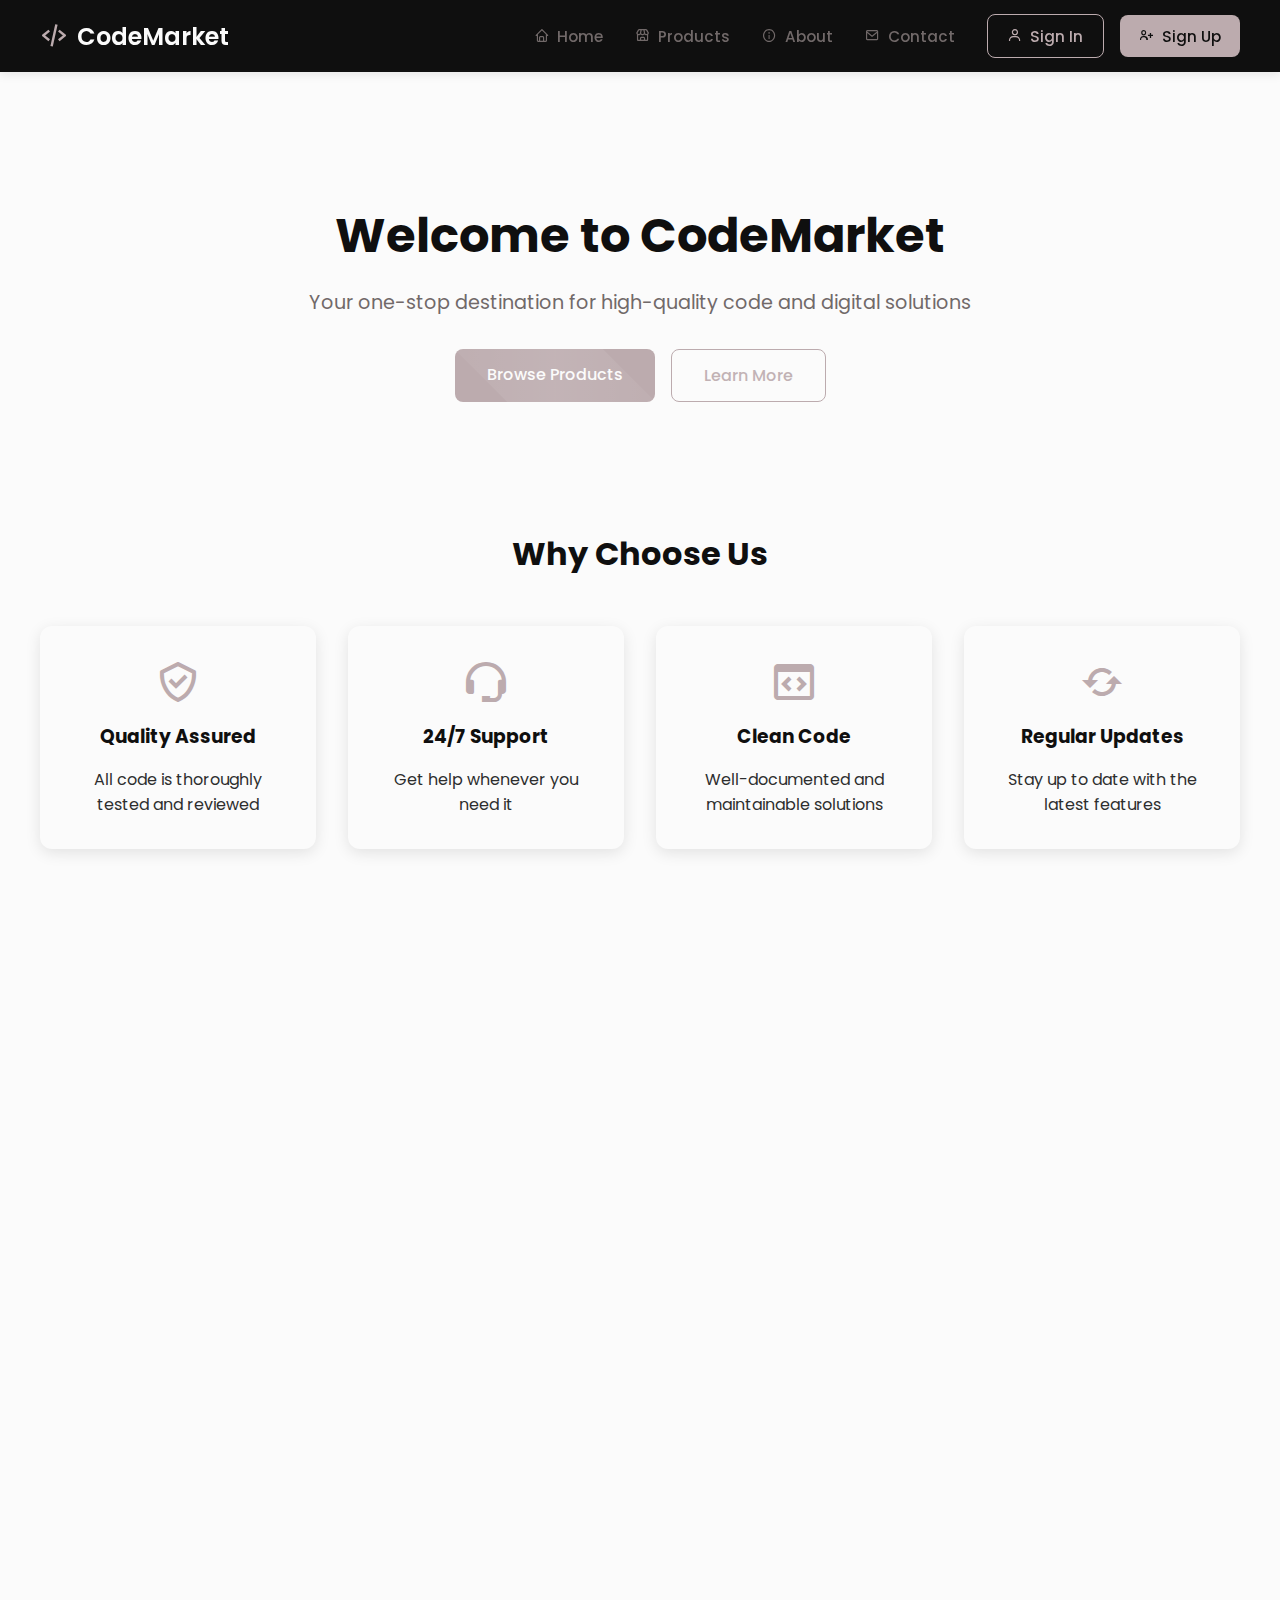
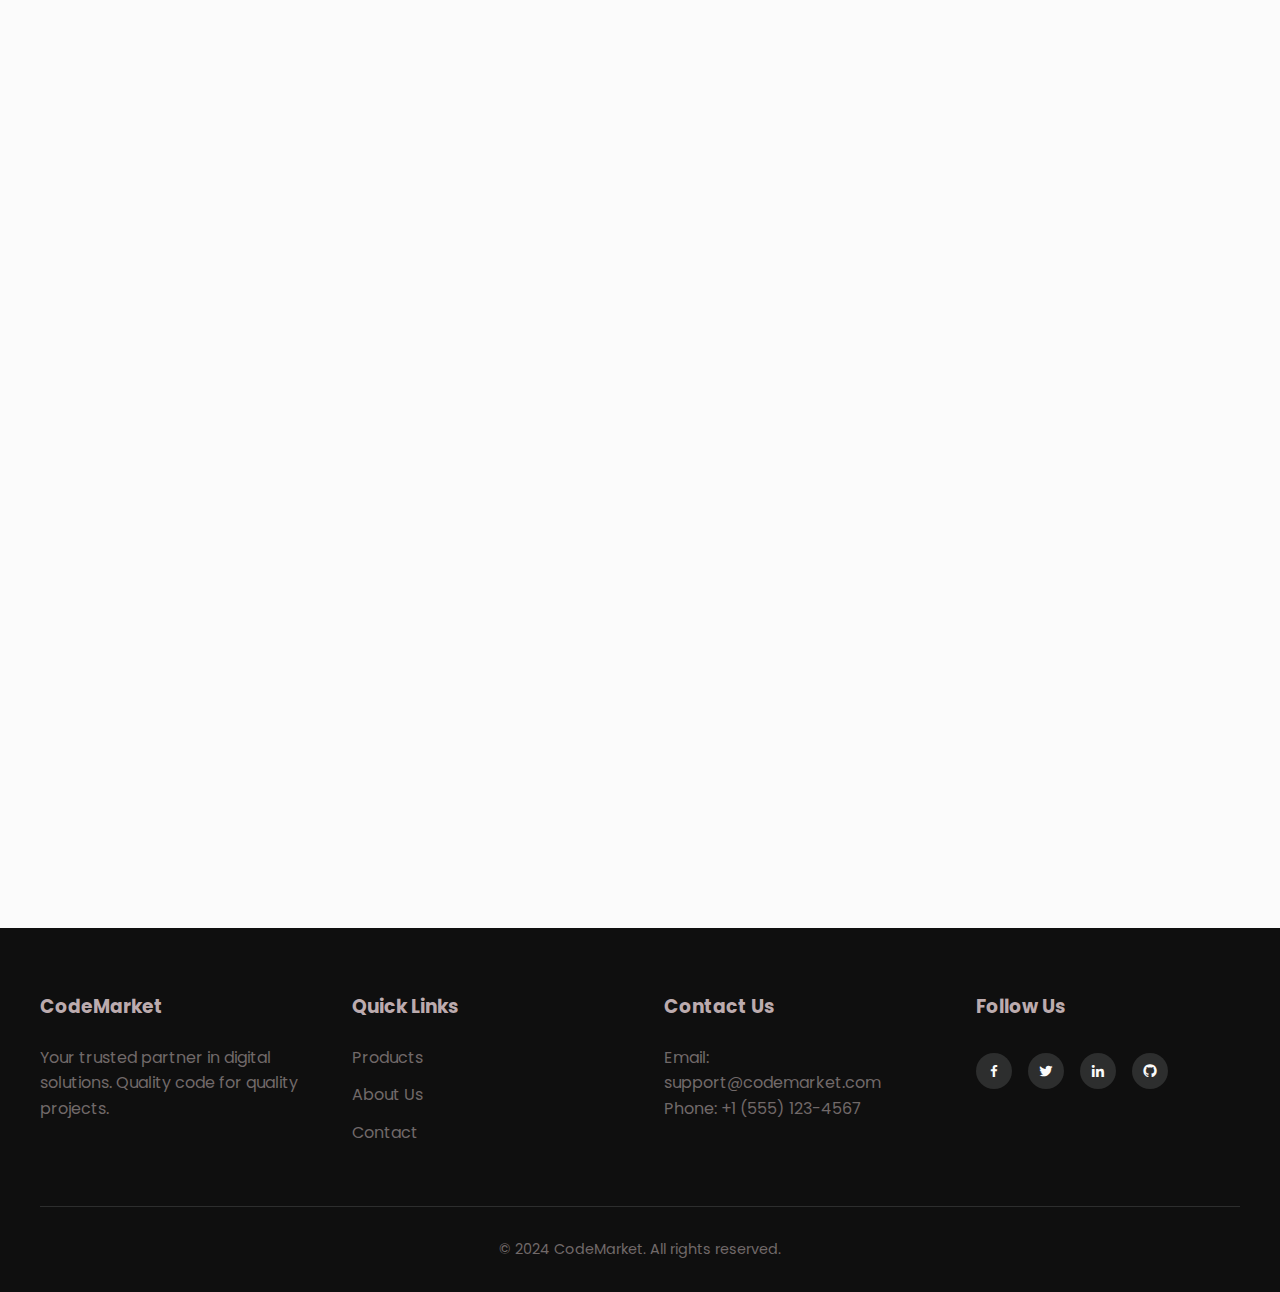
<file: index.html>
<!DOCTYPE html>
<html lang="en">
<head>
    <meta charset="UTF-8">
    <meta name="viewport" content="width=device-width, initial-scale=1.0">
    <link rel="icon" type="image/png" href="code-alt-regular-24.png">
    <title>PersonalPortfolio - Home</title>
    <link rel="stylesheet" href="styles.css">
    <link href='https://unpkg.com/boxicons@2.1.4/css/boxicons.min.css' rel='stylesheet'>
</head>
<body>
    <div class="scroll-progress"></div>
    <nav>
        <div class="nav-container">
            <a href="index.html" class="logo">
                <i class='bx bx-code-alt'></i>
                CodeMarket
            </a>
            <div class="menu-toggle">
                <i class='bx bx-menu'></i>
            </div>
            <div class="nav-elements">
                <ul class="nav-links">
                    <li><a href="index.html" class="active"><i class='bx bx-home'></i>Home</a></li>
                    <li><a href="products/index.html"><i class='bx bx-store'></i>Products</a></li>
                    <li><a href="about/index.html"><i class='bx bx-info-circle'></i>About</a></li>
                    <li><a href="contact/index.html"><i class='bx bx-envelope'></i>Contact</a></li>
                </ul>
                <div class="auth-buttons">
                    <a href="sign-in/index.html" class="btn-signin">
                        <i class='bx bx-user'></i>
                        Sign In
                    </a>
                    <a href="sign-up/index.html" class="btn-signup">
                        <i class='bx bx-user-plus'></i>
                        Sign Up
                    </a>
                </div>
            </div>
        </div>
    </nav>
    <div class="main-content">
        <section class="hero">
            <h1>Welcome to CodeMarket</h1>
            <p>Your one-stop destination for high-quality code and digital solutions</p>
            <div class="hero-buttons">
                <a href="products/index.html" class="btn-primary">Browse Products</a>
                <a href="about/index.html" class="btn-secondary">Learn More</a>
            </div>
        </section>
        <section class="features">
            <h2>Why Choose Us</h2>
            <div class="feature-grid">
                <div class="feature-card">
                    <i class='bx bx-check-shield'></i>
                    <h3>Quality Assured</h3>
                    <p>All code is thoroughly tested and reviewed</p>
                </div>
                <div class="feature-card">
                    <i class='bx bx-support'></i>
                    <h3>24/7 Support</h3>
                    <p>Get help whenever you need it</p>
                </div>
                <div class="feature-card">
                    <i class='bx bx-code-block'></i>
                    <h3>Clean Code</h3>
                    <p>Well-documented and maintainable solutions</p>
                </div>
                <div class="feature-card">
                    <i class='bx bx-refresh'></i>
                    <h3>Regular Updates</h3>
                    <p>Stay up to date with the latest features</p>
                </div>
            </div>
        </section>

        <section class="featured-products">
            <h2>Featured Products</h2>
            <p>Our most popular solutions</p>
            <div class="products-grid">
                <div class="product-card">
                    <div class="product-image">
                        <i class='bx bx-window-alt'></i>
                        <div class="product-badge">Featured</div>
                    </div>
                    <div class="product-info">
                        <h3>Responsive Dashboard Template</h3>
                        <p>Modern admin dashboard with dark/light mode</p>
                        <div class="product-meta">
                            <span class="price">$49</span>
                            <button class="btn-buy">Add to Cart</button>
                        </div>
                    </div>
                </div>
                <div class="product-card">
                    <div class="product-image">
                        <i class='bx bx-shopping-bag'></i>
                        <div class="product-badge">Best Seller</div>
                    </div>
                    <div class="product-info">
                        <h3>E-commerce Solution</h3>
                        <p>Complete online store system with payment integration</p>
                        <div class="product-meta">
                            <span class="price">$99</span>
                            <button class="btn-buy">Add to Cart</button>
                        </div>
                    </div>
                </div>
            </div>
            <div class="section-cta">
                <a href="products/index.html" class="btn-secondary">View All Products</a>
            </div>
        </section>

        <section class="testimonials">
            <h2>What Our Clients Say</h2>
            <div class="testimonial-grid">
                <div class="testimonial-card">
                    <div class="testimonial-rating">
                        <i class='bx bxs-star'></i>
                        <i class='bx bxs-star'></i>
                        <i class='bx bxs-star'></i>
                        <i class='bx bxs-star'></i>
                        <i class='bx bxs-star'></i>
                    </div>
                    <p>"The dashboard template saved us weeks of development time. Clean code and great support!"</p>
                    <div class="testimonial-author">
                        <i class='bx bxs-user-circle'></i>
                        <div>
                            <h4>Sarah Johnson</h4>
                            <p>Tech Lead, InnovateCo</p>
                        </div>
                    </div>
                </div>
                <div class="testimonial-card">
                    <div class="testimonial-rating">
                        <i class='bx bxs-star'></i>
                        <i class='bx bxs-star'></i>
                        <i class='bx bxs-star'></i>
                        <i class='bx bxs-star'></i>
                        <i class='bx bxs-star'></i>
                    </div>
                    <p>"Excellent e-commerce solution! Integration was smooth and customer support is outstanding."</p>
                    <div class="testimonial-author">
                        <i class='bx bxs-user-circle'></i>
                        <div>
                            <h4>Mark Wilson</h4>
                            <p>CEO, ShopifyPro</p>
                        </div>
                    </div>
                </div>
            </div>
        </section>

        <section class="newsletter">
            <div class="newsletter-content">
                <h2>Stay Updated</h2>
                <p>Subscribe to our newsletter for the latest updates and exclusive offers</p>
                <form class="newsletter-form">
                    <input type="email" placeholder="Enter your email" required>
                    <button type="submit" class="btn-primary">Subscribe</button>
                </form>
            </div>
        </section>
    </div>

    <footer>
        <div class="footer-content">
            <div class="footer-grid">
                <div class="footer-section">
                    <h3>CodeMarket</h3>
                    <p>Your trusted partner in digital solutions. Quality code for quality projects.</p>
                </div>
                <div class="footer-section">
                    <h3>Quick Links</h3>
                    <ul>
                        <li><a href="products/index.html">Products</a></li>
                        <li><a href="about/index.html">About Us</a></li>
                        <li><a href="contact/index.html">Contact</a></li>
                    </ul>
                </div>
                <div class="footer-section">
                    <h3>Contact Us</h3>
                    <p>Email: support@codemarket.com</p>
                    <p>Phone: +1 (555) 123-4567</p>
                </div>
                <div class="footer-section">
                    <h3>Follow Us</h3>
                    <div class="social-links">
                        <a href="#" class="social-link"><i class='bx bxl-facebook'></i></a>
                        <a href="#" class="social-link"><i class='bx bxl-twitter'></i></a>
                        <a href="#" class="social-link"><i class='bx bxl-linkedin'></i></a>
                        <a href="#" class="social-link"><i class='bx bxl-github'></i></a>
                    </div>
                </div>
            </div>
            <div class="footer-bottom">
                <p>&copy; 2024 CodeMarket. All rights reserved.</p>
            </div>
        </div>
    </footer>

    <script>
        const menuToggle = document.querySelector('.menu-toggle');
        const navElements = document.querySelector('.nav-elements');
        
        menuToggle.addEventListener('click', () => {
            navElements.classList.toggle('active');
            menuToggle.classList.toggle('active');
        });

        document.querySelector('.newsletter-form').addEventListener('submit', function(e) {
            e.preventDefault();
            alert('Thank you for subscribing to our newsletter!');
            this.reset();
        });

        window.addEventListener('scroll', () => {
            const scrollProgress = document.querySelector('.scroll-progress');
            const scrollable = document.documentElement.scrollHeight - window.innerHeight;
            const scrolled = window.scrollY;
            const progress = (scrolled / scrollable) * 100;
            scrollProgress.style.transform = `scaleX(${progress / 100})`;
        });

        const observer = new IntersectionObserver((entries) => {
            entries.forEach(entry => {
                if (entry.isIntersecting) {
                    entry.target.style.opacity = '1';
                    entry.target.style.transform = 'translateY(0)';
                }
            });
        }, {
            threshold: 0.1
        });

        document.querySelectorAll('section').forEach(section => {
            section.style.opacity = '0';
            section.style.transform = 'translateY(20px)';
            section.style.transition = 'opacity 0.8s ease-out, transform 0.8s ease-out';
            observer.observe(section);
        });
    </script>
</body>
</html>
</file>
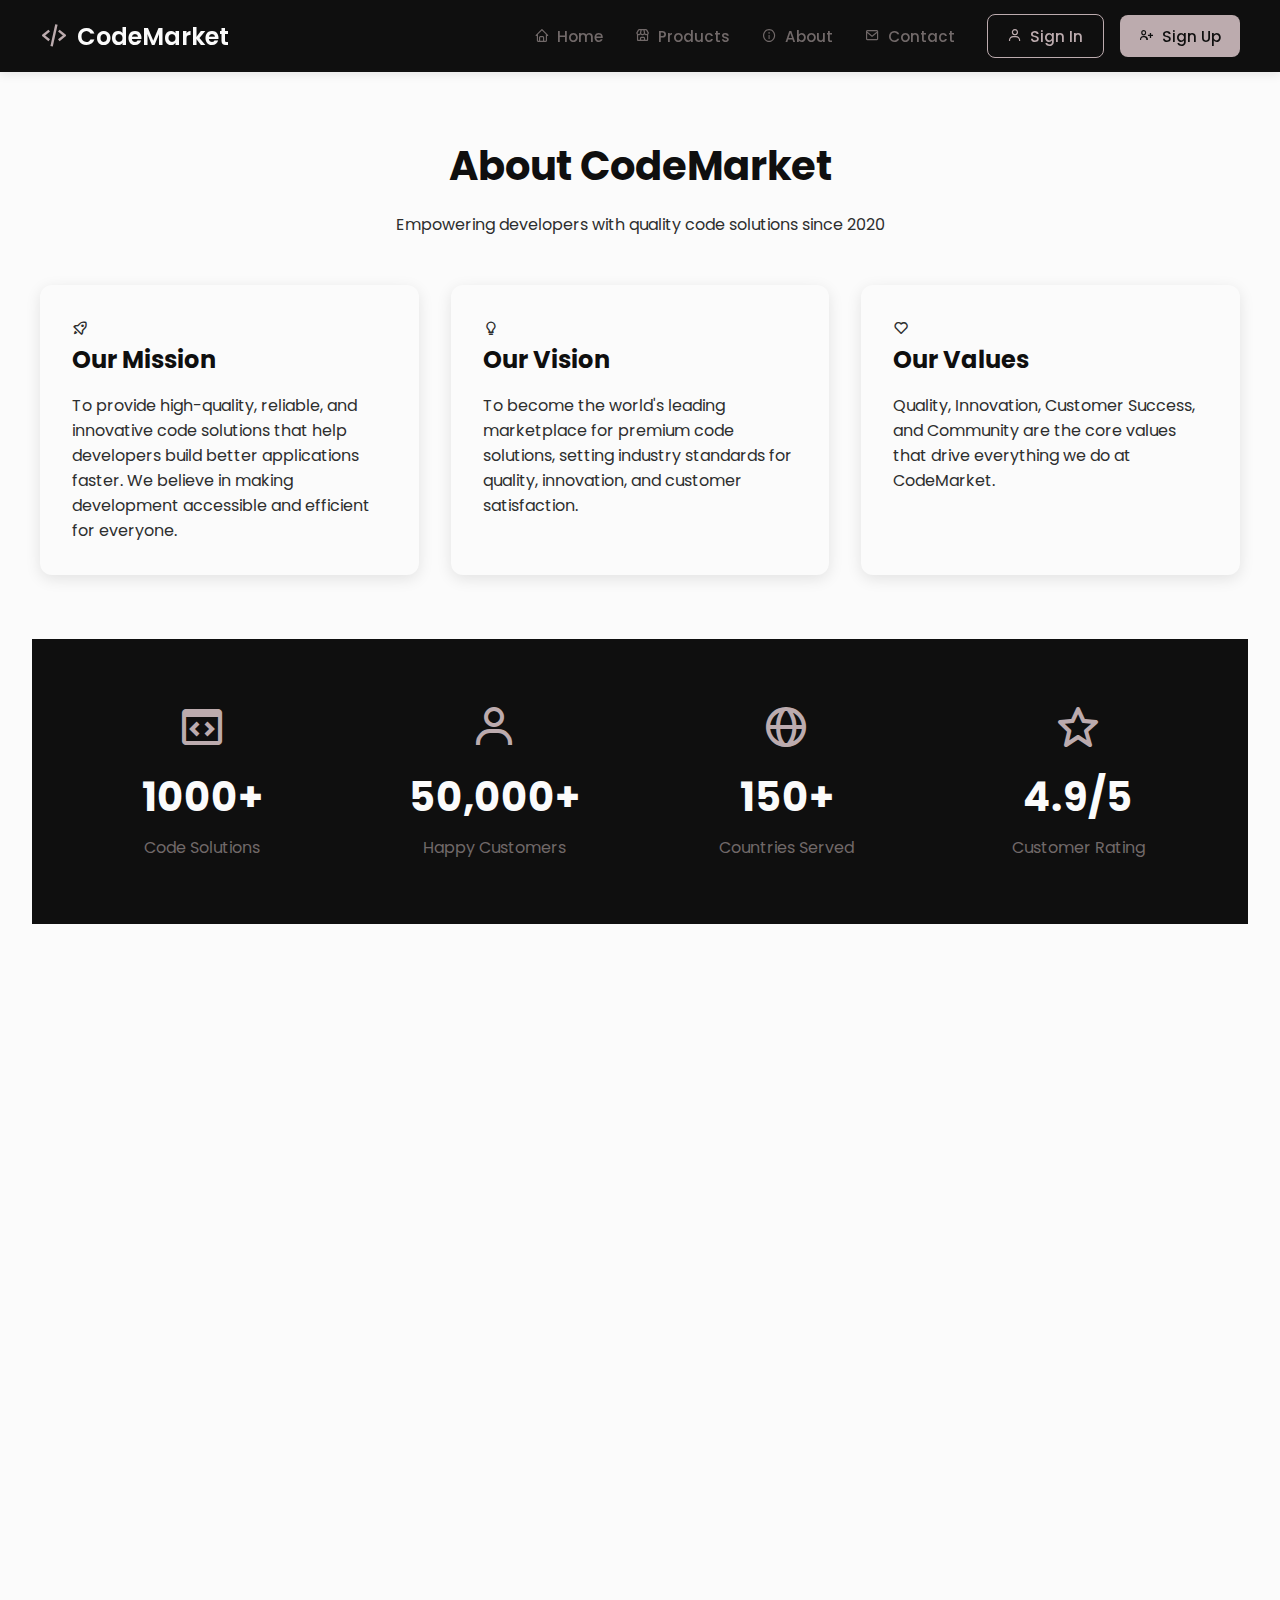
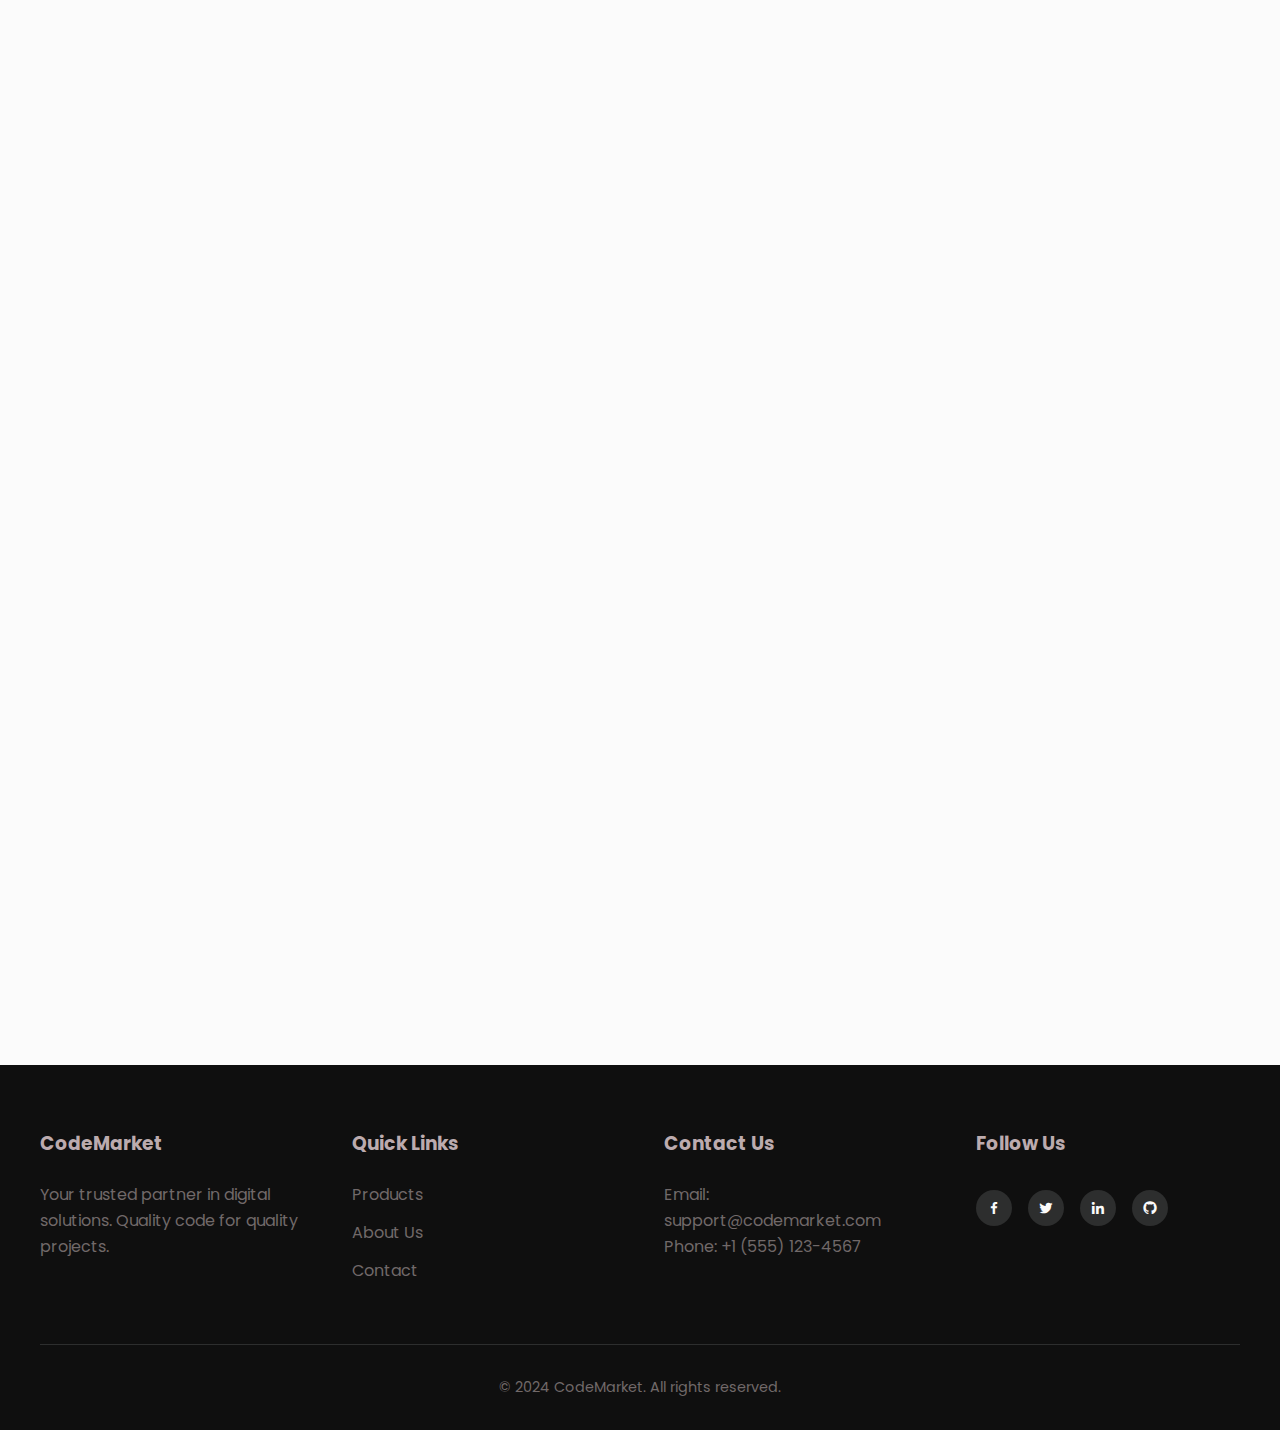
<file: about/index.html>
<!DOCTYPE html>
<html lang="en">
<head>
    <meta charset="UTF-8">
    <meta name="viewport" content="width=device-width, initial-scale=1.0">
    <link rel="icon" type="image/png" href="../code-alt-regular-24.png">
    <title>PersonalPortfolio - About Us</title>
    <link rel="stylesheet" href="../styles.css">
    <link href='https://unpkg.com/boxicons@2.1.4/css/boxicons.min.css' rel='stylesheet'>
</head>
<body>
    <div class="scroll-progress"></div>
    <nav>
        <div class="nav-container">
            <a href="../index.html" class="logo">
                <i class='bx bx-code-alt'></i>
                CodeMarket
            </a>
            <div class="menu-toggle">
                <i class='bx bx-menu'></i>
            </div>
            <div class="nav-elements">
                <ul class="nav-links">
                    <li><a href="../index.html"><i class='bx bx-home'></i>Home</a></li>
                    <li><a href="../products/index.html"><i class='bx bx-store'></i>Products</a></li>
                    <li><a href="index.html" class="active"><i class='bx bx-info-circle'></i>About</a></li>
                    <li><a href="../contact/index.html"><i class='bx bx-envelope'></i>Contact</a></li>
                </ul>
                <div class="auth-buttons">
                    <a href="../sign-in/index.html" class="btn-signin">
                        <i class='bx bx-user'></i>
                        Sign In
                    </a>
                    <a href="../sign-up/index.html" class="btn-signup">
                        <i class='bx bx-user-plus'></i>
                        Sign Up
                    </a>
                </div>
            </div>
        </div>
    </nav>

    <div class="main-content">
        <section class="about-header">
            <h1>About CodeMarket</h1>
            <p>Empowering developers with quality code solutions since 2020</p>
        </section>

        <section class="about-content">
            <div class="about-grid">
                <div class="about-card">
                    <i class='bx bx-rocket'></i>
                    <h2>Our Mission</h2>
                    <p>To provide high-quality, reliable, and innovative code solutions that help developers build better applications faster. We believe in making development accessible and efficient for everyone.</p>
                </div>
                <div class="about-card">
                    <i class='bx bx-bulb'></i>
                    <h2>Our Vision</h2>
                    <p>To become the world's leading marketplace for premium code solutions, setting industry standards for quality, innovation, and customer satisfaction.</p>
                </div>
                <div class="about-card">
                    <i class='bx bx-heart'></i>
                    <h2>Our Values</h2>
                    <p>Quality, Innovation, Customer Success, and Community are the core values that drive everything we do at CodeMarket.</p>
                </div>
            </div>
        </section>

        <section class="stats-section">
            <div class="stats-grid">
                <div class="stat-card">
                    <i class='bx bx-code-block'></i>
                    <h3>1000+</h3>
                    <p>Code Solutions</p>
                </div>
                <div class="stat-card">
                    <i class='bx bx-user'></i>
                    <h3>50,000+</h3>
                    <p>Happy Customers</p>
                </div>
                <div class="stat-card">
                    <i class='bx bx-globe'></i>
                    <h3>150+</h3>
                    <p>Countries Served</p>
                </div>
                <div class="stat-card">
                    <i class='bx bx-star'></i>
                    <h3>4.9/5</h3>
                    <p>Customer Rating</p>
                </div>
            </div>
        </section>

        <section class="team-section">
            <div class="meet-our-team-fix">
                <h2>Meet Our Team</h2>
                <p>The talented individuals behind CodeMarket's success</p>
            </div>
            <div class="team-grid">
                <div class="team-member">
                    <div class="member-image">
                        <i class='bx bx-user-circle'></i>
                    </div>
                    <h3>John Doe</h3>
                    <p class="position">Founder & CEO</p>
                    <p class="bio">With over 15 years of experience in software development, John founded CodeMarket to revolutionize how developers access quality code solutions.</p>
                    <div class="social-links">
                        <a href="#" class="social-link"><i class='bx bxl-linkedin'></i></a>
                        <a href="#" class="social-link"><i class='bx bxl-twitter'></i></a>
                        <a href="#" class="social-link"><i class='bx bxl-github'></i></a>
                    </div>
                </div>
                <div class="team-member">
                    <div class="member-image">
                        <i class='bx bx-user-circle'></i>
                    </div>
                    <h3>Jane Smith</h3>
                    <p class="position">Lead Developer</p>
                    <p class="bio">Jane leads our development team, ensuring all code solutions meet the highest standards of quality and performance.</p>
                    <div class="social-links">
                        <a href="#" class="social-link"><i class='bx bxl-linkedin'></i></a>
                        <a href="#" class="social-link"><i class='bx bxl-twitter'></i></a>
                        <a href="#" class="social-link"><i class='bx bxl-github'></i></a>
                    </div>
                </div>
                <div class="team-member">
                    <div class="member-image">
                        <i class='bx bx-user-circle'></i>
                    </div>
                    <h3>Mike Johnson</h3>
                    <p class="position">Product Manager</p>
                    <p class="bio">Mike oversees product development and ensures our solutions meet market needs and customer expectations.</p>
                    <div class="social-links">
                        <a href="#" class="social-link"><i class='bx bxl-linkedin'></i></a>
                        <a href="#" class="social-link"><i class='bx bxl-twitter'></i></a>
                        <a href="#" class="social-link"><i class='bx bxl-github'></i></a>
                    </div>
                </div>
            </div>
        </section>

        <section class="join-section">
            <div class="join-content">
                <h2>Join Our Team</h2>
                <p>We're always looking for talented individuals to join our growing team</p>
                <a href="../contact/index.html" class="btn-primary">View Open Positions</a>
            </div>
        </section>
    </div>

    <footer>
        <div class="footer-content">
            <div class="footer-grid">
                <div class="footer-section">
                    <h3>CodeMarket</h3>
                    <p>Your trusted partner in digital solutions. Quality code for quality projects.</p>
                </div>
                <div class="footer-section">
                    <h3>Quick Links</h3>
                    <ul>
                        <li><a href="../products/index.html">Products</a></li>
                        <li><a href="index.html">About Us</a></li>
                        <li><a href="../contact/index.html">Contact</a></li>
                    </ul>
                </div>
                <div class="footer-section">
                    <h3>Contact Us</h3>
                    <p>Email: support@codemarket.com</p>
                    <p>Phone: +1 (555) 123-4567</p>
                </div>
                <div class="footer-section">
                    <h3>Follow Us</h3>
                    <div class="social-links">
                        <a href="#" class="social-link"><i class='bx bxl-facebook'></i></a>
                        <a href="#" class="social-link"><i class='bx bxl-twitter'></i></a>
                        <a href="#" class="social-link"><i class='bx bxl-linkedin'></i></a>
                        <a href="#" class="social-link"><i class='bx bxl-github'></i></a>
                    </div>
                </div>
            </div>
            <div class="footer-bottom">
                <p>&copy; 2024 CodeMarket. All rights reserved.</p>
            </div>
        </div>
    </footer>

    <script>
        const menuToggle = document.querySelector('.menu-toggle');
        const navElements = document.querySelector('.nav-elements');
        
        menuToggle.addEventListener('click', () => {
            navElements.classList.toggle('active');
            menuToggle.classList.toggle('active');
        });

        // Scroll progress indicator
        window.addEventListener('scroll', () => {
            const scrollProgress = document.querySelector('.scroll-progress');
            const scrollable = document.documentElement.scrollHeight - window.innerHeight;
            const scrolled = window.scrollY;
            const progress = (scrolled / scrollable) * 100;
            scrollProgress.style.transform = `scaleX(${progress / 100})`;
        });

        // Add intersection observer for fade-in animations
        const observer = new IntersectionObserver((entries) => {
            entries.forEach(entry => {
                if (entry.isIntersecting) {
                    entry.target.style.opacity = '1';
                    entry.target.style.transform = 'translateY(0)';
                }
            });
        }, {
            threshold: 0.1
        });

        // Observe all sections
        document.querySelectorAll('section').forEach(section => {
            section.style.opacity = '0';
            section.style.transform = 'translateY(20px)';
            section.style.transition = 'opacity 0.8s ease-out, transform 0.8s ease-out';
            observer.observe(section);
        });
    </script>
</body>
</html>
</file>
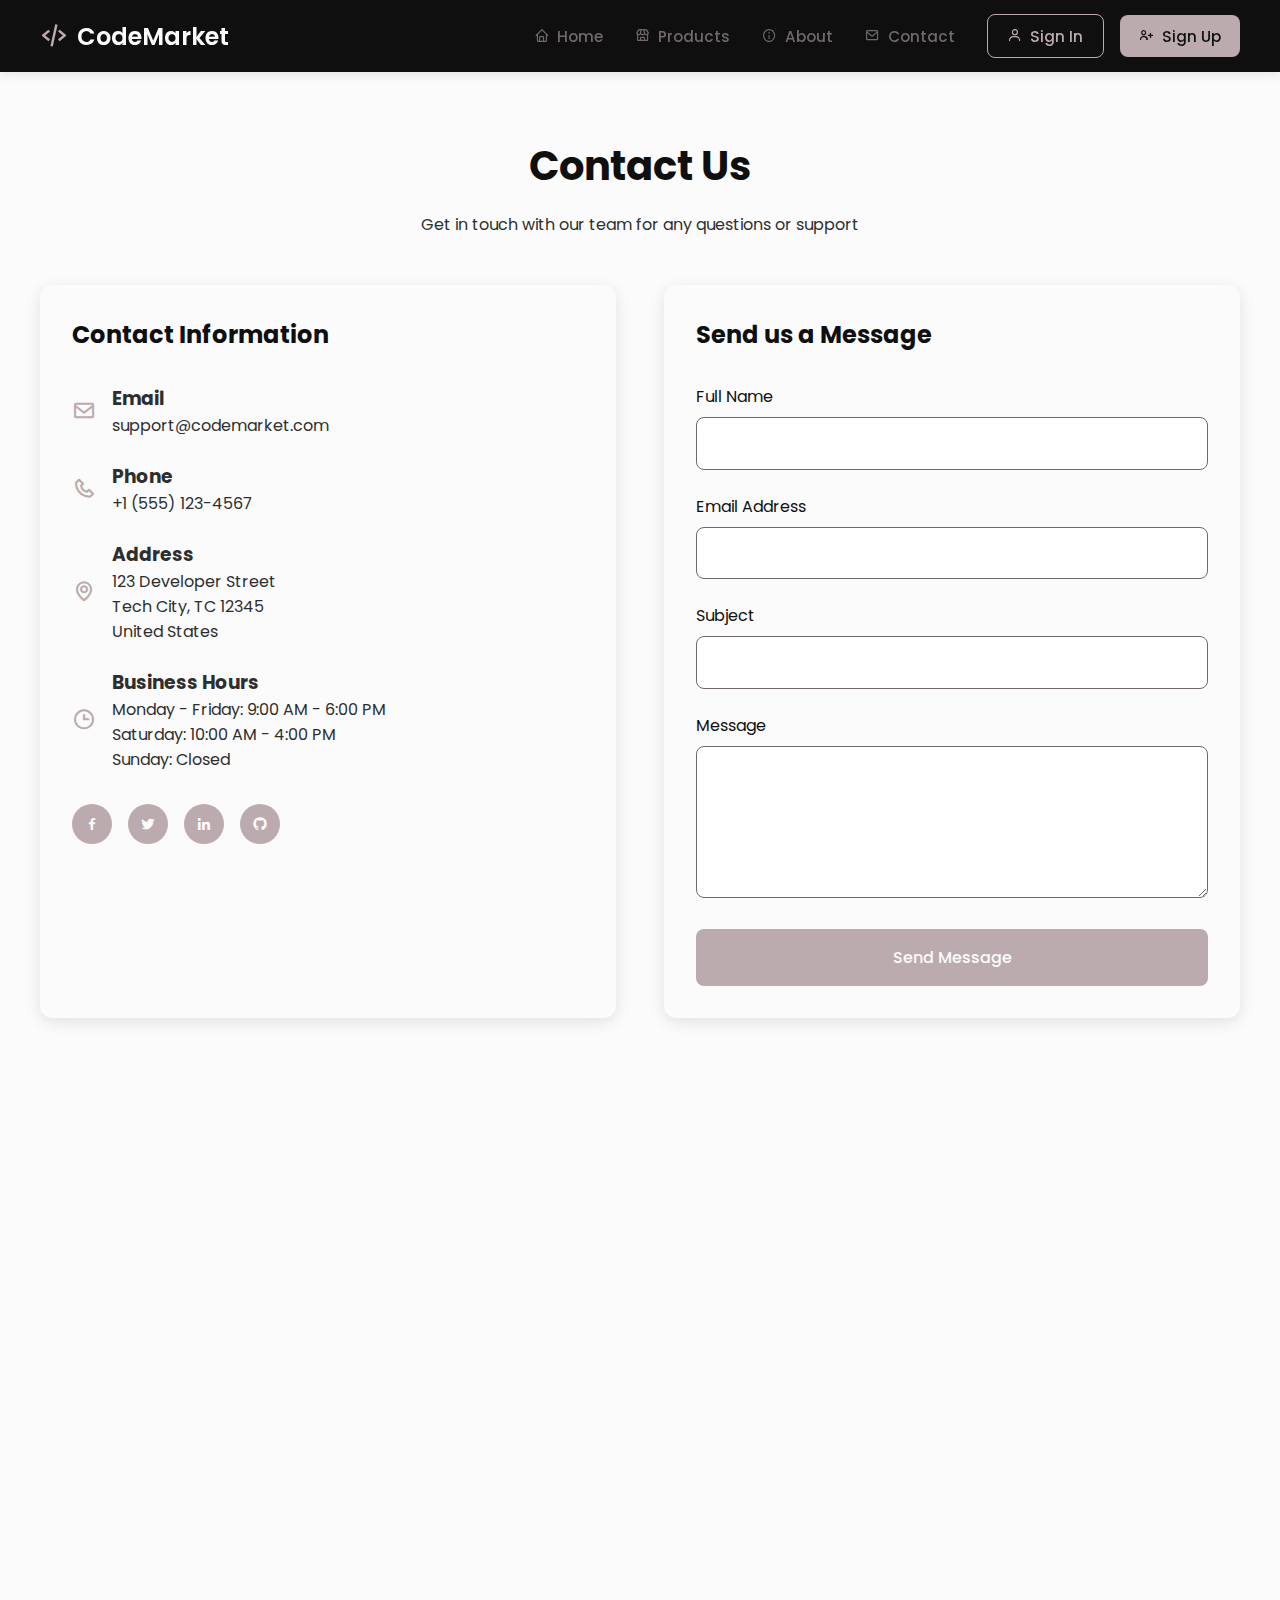
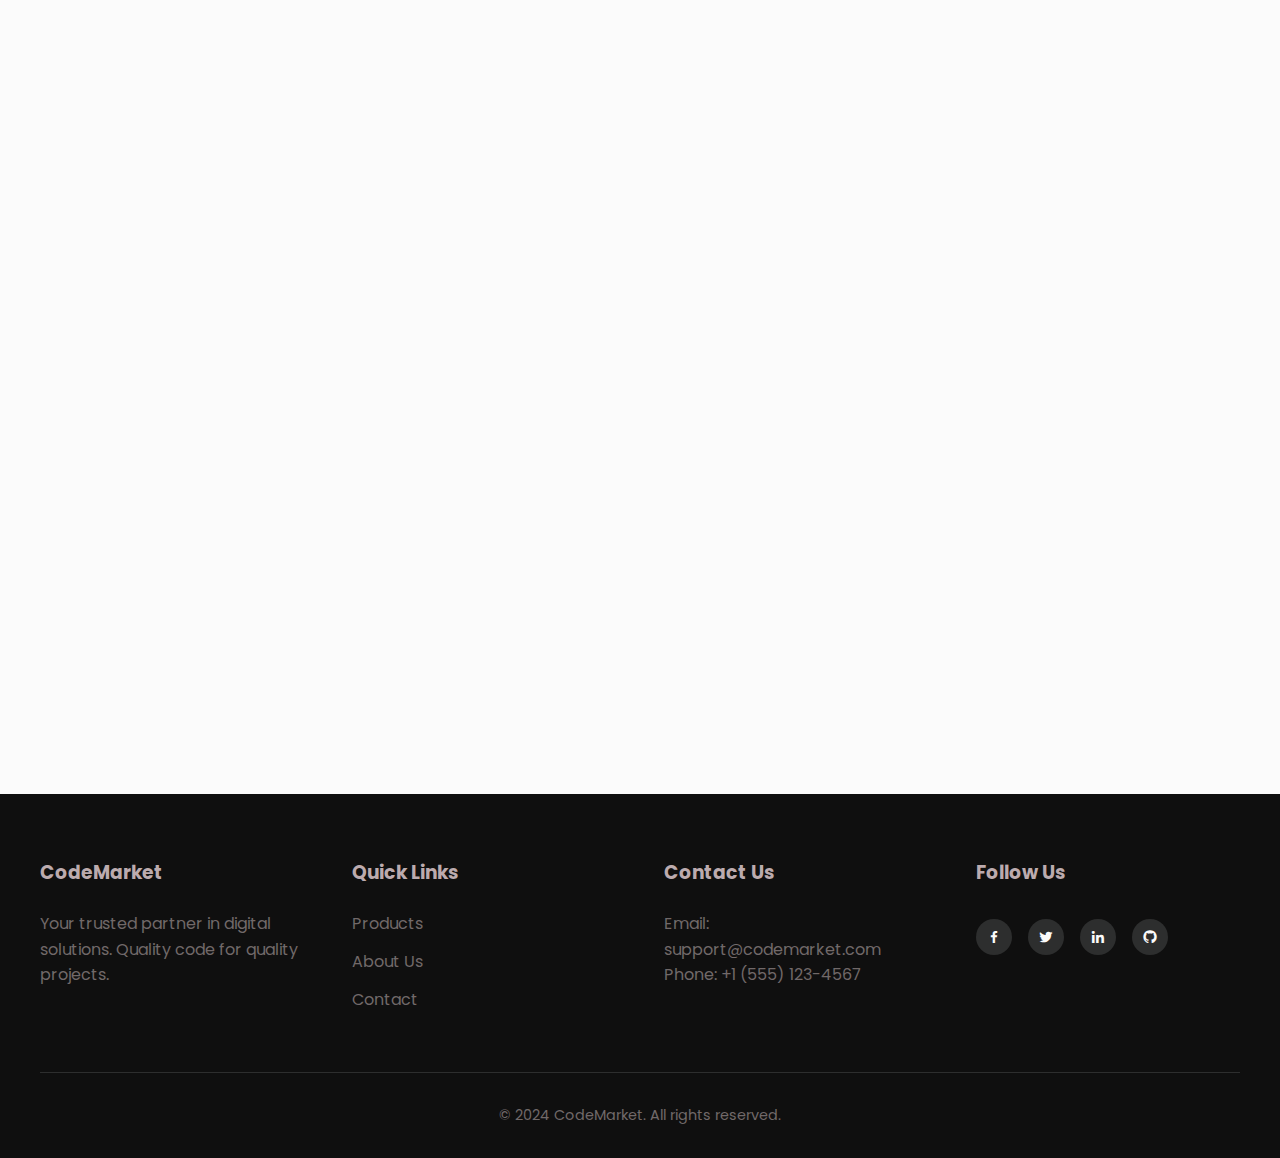
<file: contact/index.html>
<!DOCTYPE html>
<html lang="en">
<head>
    <meta charset="UTF-8">
    <meta name="viewport" content="width=device-width, initial-scale=1.0">
    <link rel="icon" type="image/png" href="../code-alt-regular-24.png">
    <title>PersonalPortfolio - Contact Us</title>
    <link rel="stylesheet" href="../styles.css">
    <link href='https://unpkg.com/boxicons@2.1.4/css/boxicons.min.css' rel='stylesheet'>
</head>
<body>
    <div class="scroll-progress"></div>
    <nav>
        <div class="nav-container">
            <a href="../index.html" class="logo">
                <i class='bx bx-code-alt'></i>
                CodeMarket
            </a>
            <div class="menu-toggle">
                <i class='bx bx-menu'></i>
            </div>
            <div class="nav-elements">
                <ul class="nav-links">
                    <li><a href="../index.html"><i class='bx bx-home'></i>Home</a></li>
                    <li><a href="../products/index.html"><i class='bx bx-store'></i>Products</a></li>
                    <li><a href="../about/index.html"><i class='bx bx-info-circle'></i>About</a></li>
                    <li><a href="index.html" class="active"><i class='bx bx-envelope'></i>Contact</a></li>
                </ul>
                <div class="auth-buttons">
                    <a href="../sign-in/index.html" class="btn-signin">
                        <i class='bx bx-user'></i>
                        Sign In
                    </a>
                    <a href="../sign-up/index.html" class="btn-signup">
                        <i class='bx bx-user-plus'></i>
                        Sign Up
                    </a>
                </div>
            </div>
        </div>
    </nav>

    <div class="main-content">
        <section class="contact-header">
            <h1>Contact Us</h1>
            <p>Get in touch with our team for any questions or support</p>
        </section>

        <section class="contact-grid">
            <div class="contact-info">
                <h2>Contact Information</h2>
                <div class="info-item">
                    <i class='bx bx-envelope'></i>
                    <div>
                        <h3>Email</h3>
                        <p>support@codemarket.com</p>
                    </div>
                </div>
                <div class="info-item">
                    <i class='bx bx-phone'></i>
                    <div>
                        <h3>Phone</h3>
                        <p>+1 (555) 123-4567</p>
                    </div>
                </div>
                <div class="info-item">
                    <i class='bx bx-map'></i>
                    <div>
                        <h3>Address</h3>
                        <p>123 Developer Street<br>Tech City, TC 12345<br>United States</p>
                    </div>
                </div>
                <div class="info-item">
                    <i class='bx bx-time'></i>
                    <div>
                        <h3>Business Hours</h3>
                        <p>Monday - Friday: 9:00 AM - 6:00 PM<br>Saturday: 10:00 AM - 4:00 PM<br>Sunday: Closed</p>
                    </div>
                </div>
                <div class="social-links">
                    <a href="#" class="social-link"><i class='bx bxl-facebook'></i></a>
                    <a href="#" class="social-link"><i class='bx bxl-twitter'></i></a>
                    <a href="#" class="social-link"><i class='bx bxl-linkedin'></i></a>
                    <a href="#" class="social-link"><i class='bx bxl-github'></i></a>
                </div>
            </div>

            <div class="contact-form">
                <h2>Send us a Message</h2>
                <form id="contactForm">
                    <div class="form-group">
                        <label for="name">Full Name</label>
                        <input type="text" id="name" name="name" required>
                    </div>
                    <div class="form-group">
                        <label for="email">Email Address</label>
                        <input type="email" id="email" name="email" required>
                    </div>
                    <div class="form-group">
                        <label for="subject">Subject</label>
                        <input type="text" id="subject" name="subject" required>
                    </div>
                    <div class="form-group">
                        <label for="message">Message</label>
                        <textarea id="message" name="message" rows="5" required></textarea>
                    </div>
                    <button type="submit" class="btn-submit">Send Message</button>
                </form>
            </div>
        </section>

        <section class="faq-section">
            <h2>Frequently Asked Questions</h2>
            <div class="faq-grid">
                <div class="faq-item">
                    <h3>What payment methods do you accept?</h3>
                    <p>We accept all major credit cards, PayPal, and bank transfers for enterprise customers.</p>
                </div>
                <div class="faq-item">
                    <h3>Do you offer refunds?</h3>
                    <p>Yes, we offer a 30-day money-back guarantee for all our products if you're not satisfied.</p>
                </div>
                <div class="faq-item">
                    <h3>How do I get support?</h3>
                    <p>You can reach our support team through email, phone, or our support portal 24/7.</p>
                </div>
                <div class="faq-item">
                    <h3>Can I customize the code?</h3>
                    <p>Yes, all our code solutions are fully customizable to meet your specific needs.</p>
                </div>
            </div>
        </section>

        <section class="map-section">
            <h2>Find Us</h2>
            <div class="map-container">
                <iframe 
                    src="https://www.google.com/maps/embed?pb=!1m18!1m12!1m3!1d387193.30591910525!2d-74.25986532962815!3d40.697149419999995!2m3!1f0!2f0!3f0!3m2!1i1024!2i768!4f13.1!3m3!1m2!1s0x89c24fa5d33f083b%3A0xc80b8f06e177fe62!2sNew%20York%2C%20NY%2C%20USA!5e0!3m2!1sen!2s!4v1641234567890!5m2!1sen!2s" 
                    width="100%" 
                    height="450" 
                    style="border:0;" 
                    allowfullscreen="" 
                    loading="lazy">
                </iframe>
            </div>
        </section>
    </div>

    <footer>
        <div class="footer-content">
            <div class="footer-grid">
                <div class="footer-section">
                    <h3>CodeMarket</h3>
                    <p>Your trusted partner in digital solutions. Quality code for quality projects.</p>
                </div>
                <div class="footer-section">
                    <h3>Quick Links</h3>
                    <ul>
                        <li><a href="../products/index.html">Products</a></li>
                        <li><a href="../about/index.html">About Us</a></li>
                        <li><a href="index.html">Contact</a></li>
                    </ul>
                </div>
                <div class="footer-section">
                    <h3>Contact Us</h3>
                    <p>Email: support@codemarket.com</p>
                    <p>Phone: +1 (555) 123-4567</p>
                </div>
                <div class="footer-section">
                    <h3>Follow Us</h3>
                    <div class="social-links">
                        <a href="#" class="social-link"><i class='bx bxl-facebook'></i></a>
                        <a href="#" class="social-link"><i class='bx bxl-twitter'></i></a>
                        <a href="#" class="social-link"><i class='bx bxl-linkedin'></i></a>
                        <a href="#" class="social-link"><i class='bx bxl-github'></i></a>
                    </div>
                </div>
            </div>
            <div class="footer-bottom">
                <p>&copy; 2024 CodeMarket. All rights reserved.</p>
            </div>
        </div>
    </footer>

    <script>
        const menuToggle = document.querySelector('.menu-toggle');
        const navElements = document.querySelector('.nav-elements');
        
        menuToggle.addEventListener('click', () => {
            navElements.classList.toggle('active');
            menuToggle.classList.toggle('active');
        });

        document.getElementById('contactForm').addEventListener('submit', function(e) {
            e.preventDefault();
            alert('Thank you for your message! We will get back to you soon.');
            this.reset();
        });

        window.addEventListener('scroll', () => {
            const scrollProgress = document.querySelector('.scroll-progress');
            const scrollable = document.documentElement.scrollHeight - window.innerHeight;
            const scrolled = window.scrollY;
            const progress = (scrolled / scrollable) * 100;
            scrollProgress.style.transform = `scaleX(${progress / 100})`;
        });

        const observer = new IntersectionObserver((entries) => {
            entries.forEach(entry => {
                if (entry.isIntersecting) {
                    entry.target.style.opacity = '1';
                    entry.target.style.transform = 'translateY(0)';
                }
            });
        }, {
            threshold: 0.1
        });

        document.querySelectorAll('section').forEach(section => {
            section.style.opacity = '0';
            section.style.transform = 'translateY(20px)';
            section.style.transition = 'opacity 0.8s ease-out, transform 0.8s ease-out';
            observer.observe(section);
        });
    </script>
</body>
</html>
</file>
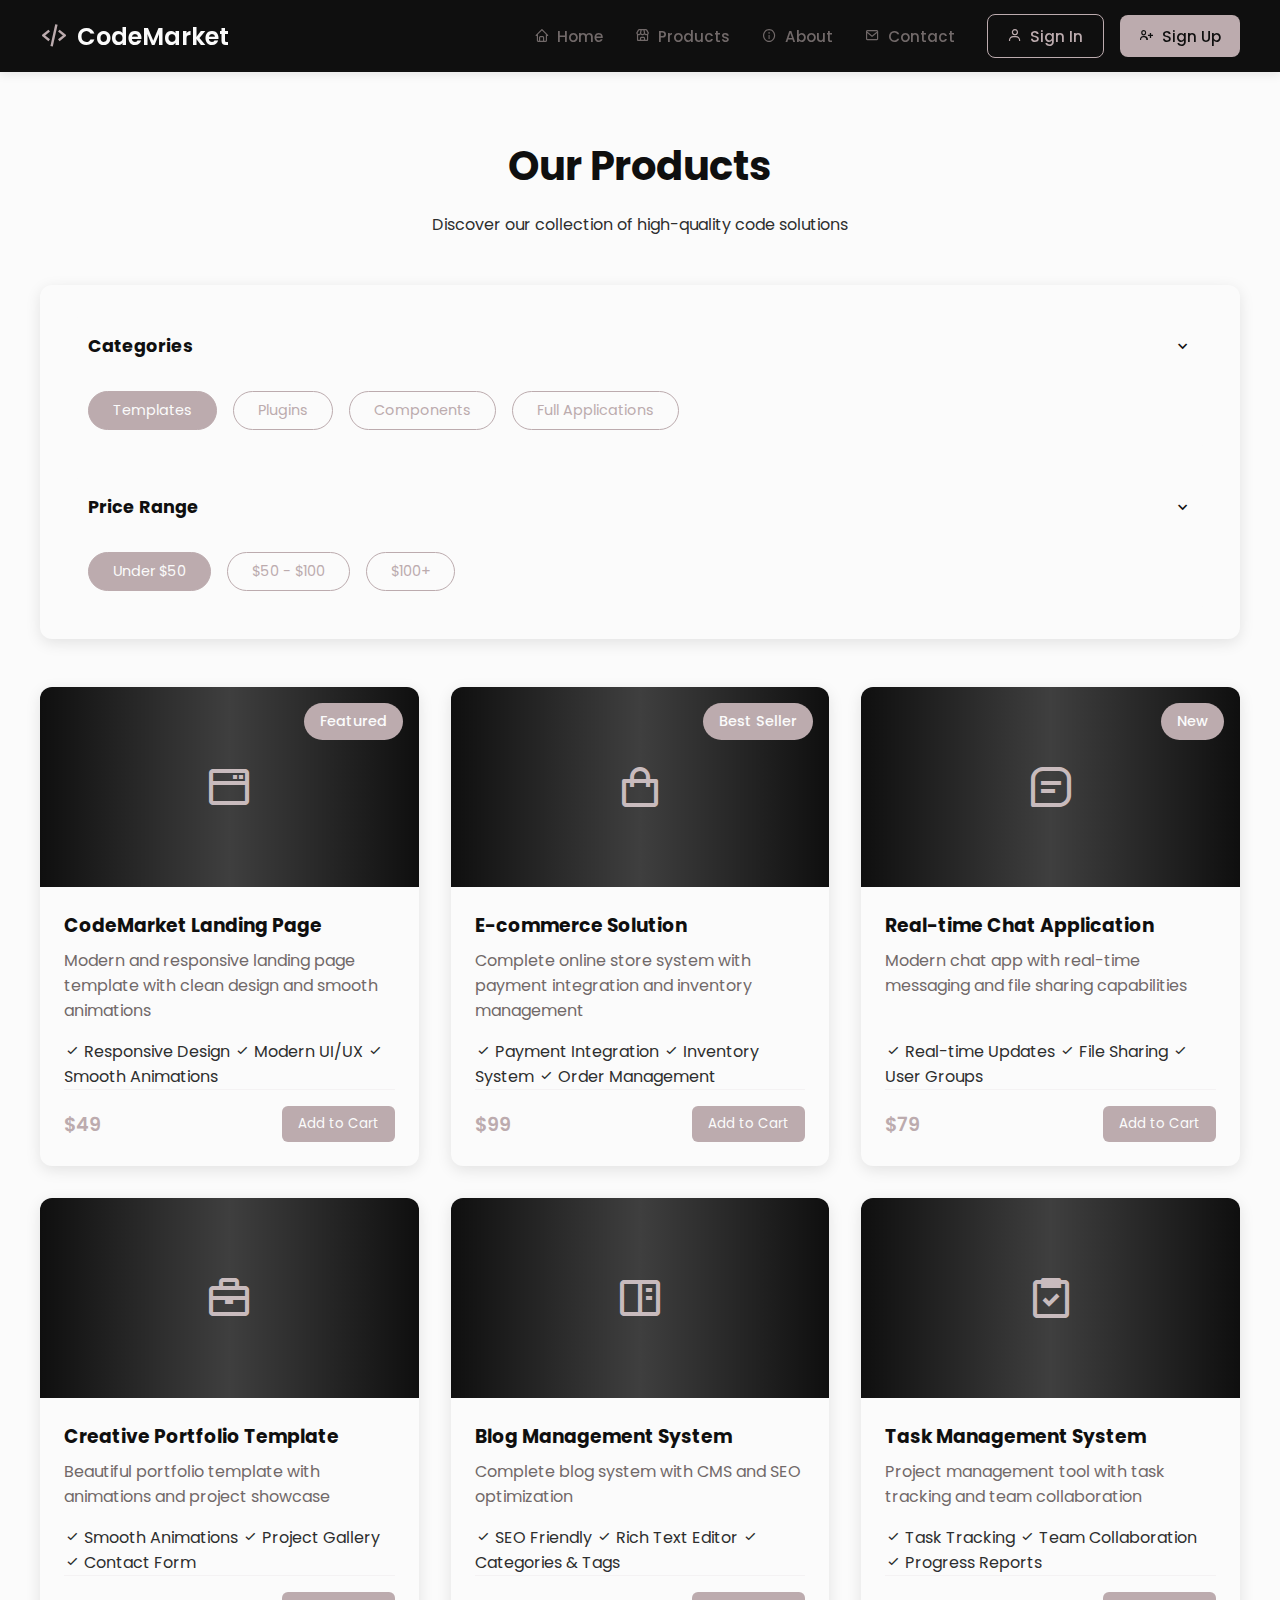
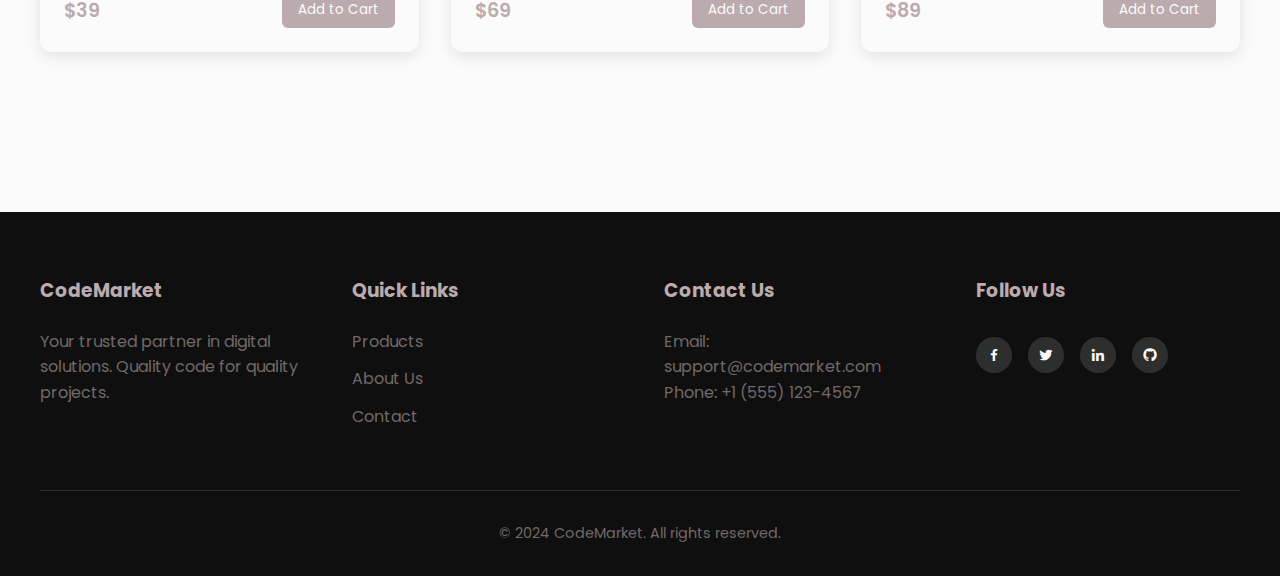
<file: products/index.html>
<!DOCTYPE html>
<html lang="en">
<head>
    <meta charset="UTF-8">
    <meta name="viewport" content="width=device-width, initial-scale=1.0">
    <link rel="icon" type="image/png" href="../code-alt-regular-24.png">
    <title>PersonalPortfolio - Products</title>
    <link rel="stylesheet" href="../styles.css">
    <link href='https://unpkg.com/boxicons@2.1.4/css/boxicons.min.css' rel='stylesheet'>
</head>
<body>
    <div class="scroll-progress"></div>
    <nav>
        <div class="nav-container">
            <a href="../index.html" class="logo">
                <i class='bx bx-code-alt'></i>
                CodeMarket
            </a>
            <div class="menu-toggle">
                <i class='bx bx-menu'></i>
            </div>
            <div class="nav-elements">
                <ul class="nav-links">
                    <li><a href="../index.html"><i class='bx bx-home'></i>Home</a></li>
                    <li><a href="index.html" class="active"><i class='bx bx-store'></i>Products</a></li>
                    <li><a href="../about/index.html"><i class='bx bx-info-circle'></i>About</a></li>
                    <li><a href="../contact/index.html"><i class='bx bx-envelope'></i>Contact</a></li>
                </ul>
                <div class="auth-buttons">
                    <a href="../sign-in/index.html" class="btn-signin">
                        <i class='bx bx-user'></i>
                        Sign In
                    </a>
                    <a href="../sign-up/index.html" class="btn-signup">
                        <i class='bx bx-user-plus'></i>
                        Sign Up
                    </a>
                </div>
            </div>
        </div>
    </nav>

    <div class="main-content">
        <section class="products-header">
            <h1>Our Products</h1>
            <p>Discover our collection of high-quality code solutions</p>
        </section>

        <!-- Products Filters -->
        <div class="products-filters">
            <div class="filter-section">
                <h3>Categories <i class='bx bx-chevron-down'></i></h3>
                <div class="filter-content">
                    <div class="category-filters">
                        <button class="category-item active">Templates</button>
                        <button class="category-item">Plugins</button>
                        <button class="category-item">Components</button>
                        <button class="category-item">Full Applications</button>
                    </div>
                </div>
            </div>
            <div class="filter-section">
                <h3>Price Range <i class='bx bx-chevron-down'></i></h3>
                <div class="filter-content">
                    <div class="price-filters">
                        <button class="price-item active">Under $50</button>
                        <button class="price-item">$50 - $100</button>
                        <button class="price-item">$100+</button>
                    </div>
                </div>
            </div>
        </div>

        <section class="products-grid">
            <!-- Dashboard Template -->
            <div class="product-card">
                <div class="product-image">
                    <i class='bx bx-window-alt'></i>
                    <div class="product-badge">Featured</div>
                </div>
                <div class="product-info">
                    <h3>CodeMarket Landing Page</h3>
                    <p>Modern and responsive landing page template with clean design and smooth animations</p>
                    <div class="product-features">
                        <span><i class='bx bx-check'></i> Responsive Design</span>
                        <span><i class='bx bx-check'></i> Modern UI/UX</span>
                        <span><i class='bx bx-check'></i> Smooth Animations</span>
                    </div>
                    <div class="product-meta">
                        <span class="price">$49</span>
                        <button class="btn-buy">Add to Cart</button>
                    </div>
                </div>
            </div>

            <!-- E-commerce Solution -->
            <div class="product-card">
                <div class="product-image">
                    <i class='bx bx-shopping-bag'></i>
                    <div class="product-badge">Best Seller</div>
                </div>
                <div class="product-info">
                    <h3>E-commerce Solution</h3>
                    <p>Complete online store system with payment integration and inventory management</p>
                    <div class="product-features">
                        <span><i class='bx bx-check'></i> Payment Integration</span>
                        <span><i class='bx bx-check'></i> Inventory System</span>
                        <span><i class='bx bx-check'></i> Order Management</span>
                    </div>
                    <div class="product-meta">
                        <span class="price">$99</span>
                        <button class="btn-buy">Add to Cart</button>
                    </div>
                </div>
            </div>

            <!-- Chat Application -->
            <div class="product-card">
                <div class="product-image">
                    <i class='bx bx-message-square-detail'></i>
                    <div class="product-badge">New</div>
                </div>
                <div class="product-info">
                    <h3>Real-time Chat Application</h3>
                    <p>Modern chat app with real-time messaging and file sharing capabilities</p>
                    <div class="product-features">
                        <span><i class='bx bx-check'></i> Real-time Updates</span>
                        <span><i class='bx bx-check'></i> File Sharing</span>
                        <span><i class='bx bx-check'></i> User Groups</span>
                    </div>
                    <div class="product-meta">
                        <span class="price">$79</span>
                        <button class="btn-buy">Add to Cart</button>
                    </div>
                </div>
            </div>

            <!-- Portfolio Template -->
            <div class="product-card">
                <div class="product-image">
                    <i class='bx bx-briefcase'></i>
                </div>
                <div class="product-info">
                    <h3>Creative Portfolio Template</h3>
                    <p>Beautiful portfolio template with animations and project showcase</p>
                    <div class="product-features">
                        <span><i class='bx bx-check'></i> Smooth Animations</span>
                        <span><i class='bx bx-check'></i> Project Gallery</span>
                        <span><i class='bx bx-check'></i> Contact Form</span>
                    </div>
                    <div class="product-meta">
                        <span class="price">$39</span>
                        <button class="btn-buy">Add to Cart</button>
                    </div>
                </div>
            </div>

            <!-- Blog System -->
            <div class="product-card">
                <div class="product-image">
                    <i class='bx bx-book-content'></i>
                </div>
                <div class="product-info">
                    <h3>Blog Management System</h3>
                    <p>Complete blog system with CMS and SEO optimization</p>
                    <div class="product-features">
                        <span><i class='bx bx-check'></i> SEO Friendly</span>
                        <span><i class='bx bx-check'></i> Rich Text Editor</span>
                        <span><i class='bx bx-check'></i> Categories & Tags</span>
                    </div>
                    <div class="product-meta">
                        <span class="price">$69</span>
                        <button class="btn-buy">Add to Cart</button>
                    </div>
                </div>
            </div>

            <!-- Task Manager -->
            <div class="product-card">
                <div class="product-image">
                    <i class='bx bx-task'></i>
                </div>
                <div class="product-info">
                    <h3>Task Management System</h3>
                    <p>Project management tool with task tracking and team collaboration</p>
                    <div class="product-features">
                        <span><i class='bx bx-check'></i> Task Tracking</span>
                        <span><i class='bx bx-check'></i> Team Collaboration</span>
                        <span><i class='bx bx-check'></i> Progress Reports</span>
                    </div>
                    <div class="product-meta">
                        <span class="price">$89</span>
                        <button class="btn-buy">Add to Cart</button>
                    </div>
                </div>
            </div>
        </section>

        <section class="pagination">
            <button class="btn-secondary"><i class='bx bx-chevron-left'></i><span>Previous</span></button>
            <div class="page-numbers">
                <span class="active">1</span>
                <span>2</span>
                <span>3</span>
                <span>4</span>
                <span>5</span>
            </div>
            <button class="btn-secondary"><span>Next</span><i class='bx bx-chevron-right'></i></button>
        </section>
    </div>

    <footer>
        <div class="footer-content">
            <div class="footer-grid">
                <div class="footer-section">
                    <h3>CodeMarket</h3>
                    <p>Your trusted partner in digital solutions. Quality code for quality projects.</p>
                </div>
                <div class="footer-section">
                    <h3>Quick Links</h3>
                    <ul>
                        <li><a href="index.html">Products</a></li>
                        <li><a href="../about/index.html">About Us</a></li>
                        <li><a href="../contact/index.html">Contact</a></li>
                    </ul>
                </div>
                <div class="footer-section">
                    <h3>Contact Us</h3>
                    <p>Email: support@codemarket.com</p>
                    <p>Phone: +1 (555) 123-4567</p>
                </div>
                <div class="footer-section">
                    <h3>Follow Us</h3>
                    <div class="social-links">
                        <a href="#" class="social-link"><i class='bx bxl-facebook'></i></a>
                        <a href="#" class="social-link"><i class='bx bxl-twitter'></i></a>
                        <a href="#" class="social-link"><i class='bx bxl-linkedin'></i></a>
                        <a href="#" class="social-link"><i class='bx bxl-github'></i></a>
                    </div>
                </div>
            </div>
            <div class="footer-bottom">
                <p>&copy; 2024 CodeMarket. All rights reserved.</p>
            </div>
        </div>
    </footer>

    <script>
        // Mobile menu toggle
        const menuToggle = document.querySelector('.menu-toggle');
        const navElements = document.querySelector('.nav-elements');
        
        menuToggle.addEventListener('click', () => {
            navElements.classList.toggle('active');
            menuToggle.classList.toggle('active');
        });

        // Mobile Filter Dropdowns
        const filterSections = document.querySelectorAll('.filter-section');
        
        filterSections.forEach(section => {
            const header = section.querySelector('h3');
            const content = section.querySelector('.filter-content');
            
            // Set initial state
            if (window.innerWidth <= 768) {
                content.style.maxHeight = '0px';
                content.style.opacity = '0';
                content.style.visibility = 'hidden';
            }
            
            header.addEventListener('click', () => {
                if (window.innerWidth <= 768) {
                    // Close other sections
                    filterSections.forEach(otherSection => {
                        if (otherSection !== section && otherSection.classList.contains('active')) {
                            const otherContent = otherSection.querySelector('.filter-content');
                            otherSection.classList.remove('active');
                            otherSection.querySelector('h3').classList.remove('active');
                            otherContent.style.maxHeight = '0px';
                            otherContent.style.opacity = '0';
                            otherContent.style.visibility = 'hidden';
                        }
                    });
                    
                    // Toggle current section
                    const isActive = section.classList.contains('active');
                    section.classList.toggle('active');
                    header.classList.toggle('active');
                    
                    if (!isActive) {
                        content.style.maxHeight = content.scrollHeight + 'px';
                        content.style.opacity = '1';
                        content.style.visibility = 'visible';
                    } else {
                        content.style.maxHeight = '0px';
                        content.style.opacity = '0';
                        content.style.visibility = 'hidden';
                    }
                }
            });
        });

        // Handle category and price selections
        const categoryItems = document.querySelectorAll('.category-item');
        const priceItems = document.querySelectorAll('.price-item');
        
        categoryItems.forEach(item => {
            item.addEventListener('click', () => {
                categoryItems.forEach(otherItem => otherItem.classList.remove('active'));
                item.classList.add('active');
            });
        });
        
        priceItems.forEach(item => {
            item.addEventListener('click', () => {
                priceItems.forEach(otherItem => otherItem.classList.remove('active'));
                item.classList.add('active');
            });
        });
        
        // Close dropdowns when clicking outside
        document.addEventListener('click', (e) => {
            if (window.innerWidth <= 768 && !e.target.closest('.filter-section')) {
                filterSections.forEach(section => {
                    const content = section.querySelector('.filter-content');
                    section.classList.remove('active');
                    section.querySelector('h3').classList.remove('active');
                    content.style.maxHeight = '0px';
                    content.style.opacity = '0';
                    content.style.visibility = 'hidden';
                });
            }
        });

        // Handle window resize
        window.addEventListener('resize', () => {
            filterSections.forEach(section => {
                const content = section.querySelector('.filter-content');
                if (window.innerWidth > 768) {
                    content.style.maxHeight = '';
                    content.style.opacity = '';
                    content.style.visibility = '';
                } else {
                    if (!section.classList.contains('active')) {
                        content.style.maxHeight = '0px';
                        content.style.opacity = '0';
                        content.style.visibility = 'hidden';
                    }
                }
            });
        });

        // Scroll progress indicator
        window.addEventListener('scroll', () => {
            const scrollProgress = document.querySelector('.scroll-progress');
            const scrollable = document.documentElement.scrollHeight - window.innerHeight;
            const scrolled = window.scrollY;
            const progress = (scrolled / scrollable) * 100;
            scrollProgress.style.transform = `scaleX(${progress / 100})`;
        });

        // Add intersection observer for fade-in animations
        const observer = new IntersectionObserver((entries) => {
            entries.forEach(entry => {
                if (entry.isIntersecting) {
                    entry.target.style.opacity = '1';
                    entry.target.style.transform = 'translateY(0)';
                }
            });
        }, {
            threshold: 0.1
        });

        // Observe all sections
        document.querySelectorAll('section').forEach(section => {
            section.style.opacity = '0';
            section.style.transform = 'translateY(20px)';
            section.style.transition = 'opacity 0.8s ease-out, transform 0.8s ease-out';
            observer.observe(section);
        });
    </script>
</body>
</html>
</file>
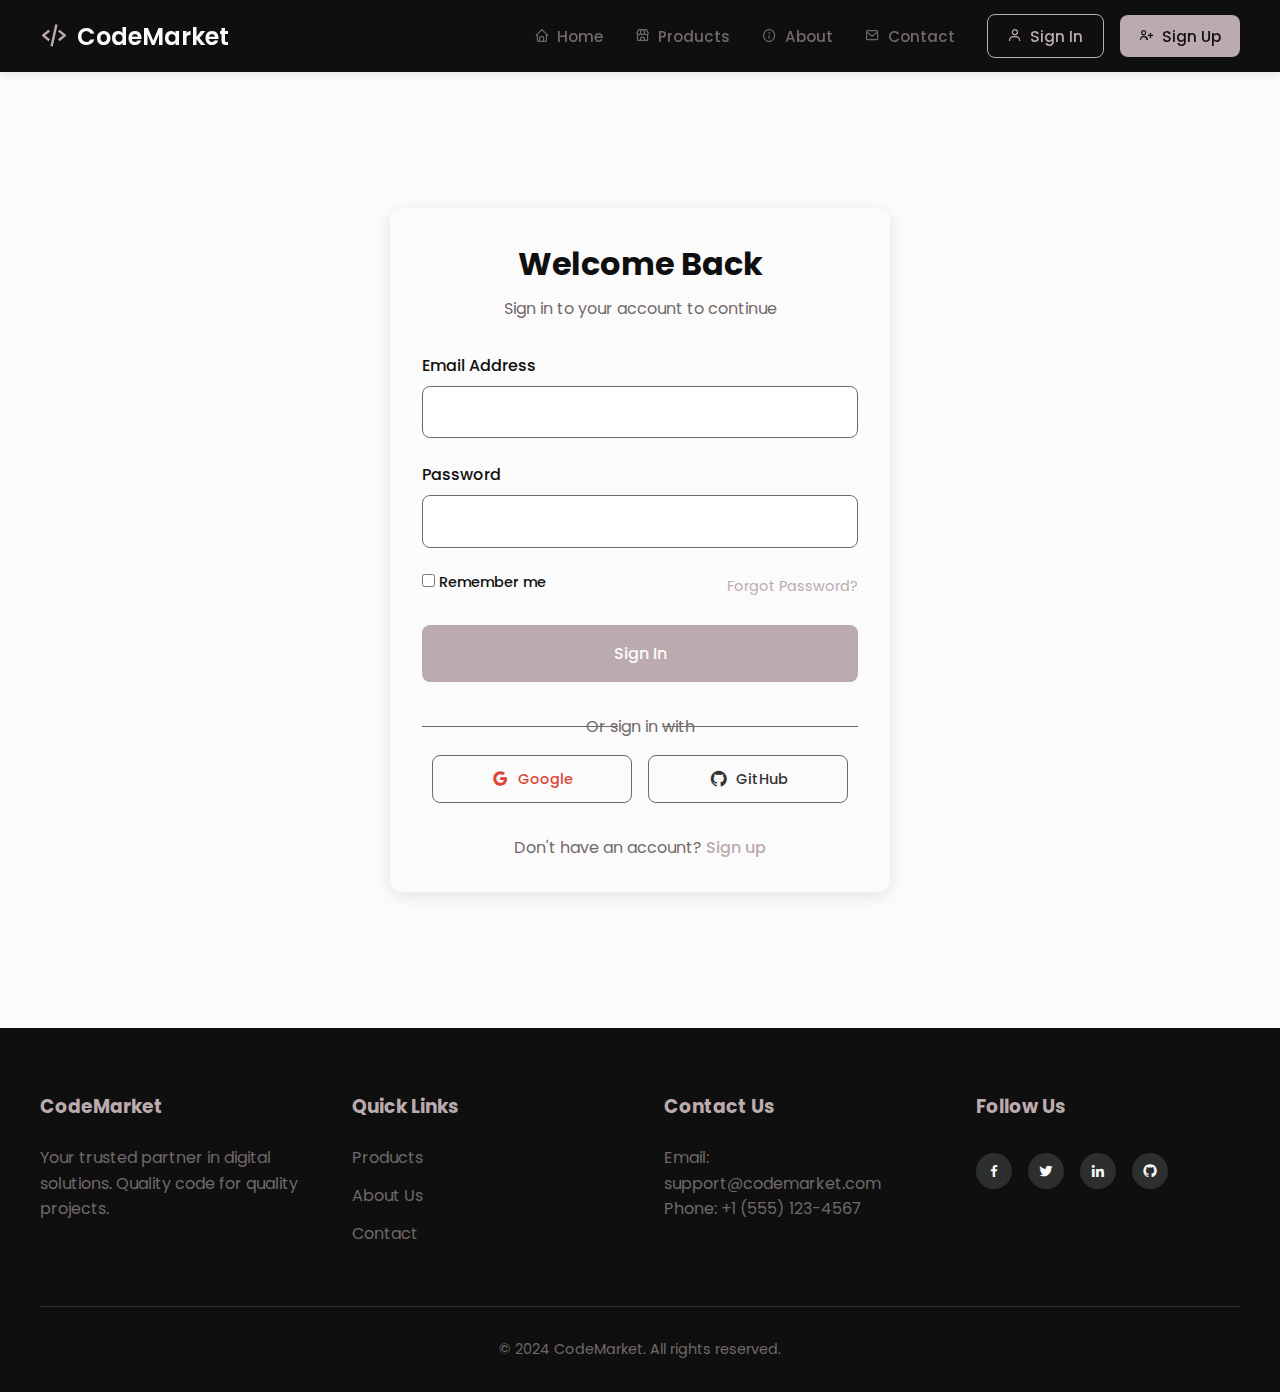
<file: sign-in/index.html>
<!DOCTYPE html>
<html lang="en">
<head>
    <meta charset="UTF-8">
    <meta name="viewport" content="width=device-width, initial-scale=1.0">
    <link rel="icon" type="image/png" href="../code-alt-regular-24.png">
    <title>PersonalPortfolio - Sign In</title>
    <link rel="stylesheet" href="../styles.css">
    <link href='https://unpkg.com/boxicons@2.1.4/css/boxicons.min.css' rel='stylesheet'>
</head>
<body>
    <div class="scroll-progress"></div>
    <nav>
        <div class="nav-container">
            <a href="../index.html" class="logo">
                <i class='bx bx-code-alt'></i>
                CodeMarket
            </a>
            <div class="menu-toggle">
                <i class='bx bx-menu'></i>
            </div>
            <div class="nav-elements">
                <ul class="nav-links">
                    <li><a href="../index.html"><i class='bx bx-home'></i>Home</a></li>
                    <li><a href="../products/index.html"><i class='bx bx-store'></i>Products</a></li>
                    <li><a href="../about/index.html"><i class='bx bx-info-circle'></i>About</a></li>
                    <li><a href="../contact/index.html"><i class='bx bx-envelope'></i>Contact</a></li>
                </ul>
                <div class="auth-buttons">
                    <a href="index.html" class="btn-signin active">
                        <i class='bx bx-user'></i>
                        Sign In
                    </a>
                    <a href="../sign-up/index.html" class="btn-signup">
                        <i class='bx bx-user-plus'></i>
                        Sign Up
                    </a>
                </div>
            </div>
        </div>
    </nav>

    <div class="main-content">
        <section class="auth-section">
            <div class="auth-container">
                <h1>Welcome Back</h1>
                <p>Sign in to your account to continue</p>
                
                <form id="signinForm" class="auth-form">
                    <div class="form-group">
                        <label for="email">Email Address</label>
                        <input type="email" id="email" name="email" required>
                    </div>
                    <div class="form-group">
                        <label for="password">Password</label>
                        <input type="password" id="password" name="password" required>
                    </div>
                    <div class="form-options">
                        <label class="remember-me">
                            <input type="checkbox" name="remember">
                            Remember me
                        </label>
                        <a href="#" class="forgot-password">Forgot Password?</a>
                    </div>
                    <button type="submit" class="btn-submit">Sign In</button>
                </form>

                <div class="social-auth">
                    <p>Or sign in with</p>
                    <div class="social-buttons">
                        <button class="social-btn google">
                            <i class='bx bxl-google'></i>
                            Google
                        </button>
                        <button class="social-btn github">
                            <i class='bx bxl-github'></i>
                            GitHub
                        </button>
                    </div>
                </div>

                <div class="auth-footer">
                    <p>Don't have an account? <a href="../sign-up/index.html">Sign up</a></p>
                </div>
            </div>
        </section>
    </div>

    <footer>
        <div class="footer-content">
            <div class="footer-grid">
                <div class="footer-section">
                    <h3>CodeMarket</h3>
                    <p>Your trusted partner in digital solutions. Quality code for quality projects.</p>
                </div>
                <div class="footer-section">
                    <h3>Quick Links</h3>
                    <ul>
                        <li><a href="../products/index.html">Products</a></li>
                        <li><a href="../about/index.html">About Us</a></li>
                        <li><a href="../contact/index.html">Contact</a></li>
                    </ul>
                </div>
                <div class="footer-section">
                    <h3>Contact Us</h3>
                    <p>Email: support@codemarket.com</p>
                    <p>Phone: +1 (555) 123-4567</p>
                </div>
                <div class="footer-section">
                    <h3>Follow Us</h3>
                    <div class="social-links">
                        <a href="#" class="social-link"><i class='bx bxl-facebook'></i></a>
                        <a href="#" class="social-link"><i class='bx bxl-twitter'></i></a>
                        <a href="#" class="social-link"><i class='bx bxl-linkedin'></i></a>
                        <a href="#" class="social-link"><i class='bx bxl-github'></i></a>
                    </div>
                </div>
            </div>
            <div class="footer-bottom">
                <p>&copy; 2024 CodeMarket. All rights reserved.</p>
            </div>
        </div>
    </footer>

    <script>
        const menuToggle = document.querySelector('.menu-toggle');
        const navElements = document.querySelector('.nav-elements');
        
        menuToggle.addEventListener('click', () => {
            navElements.classList.toggle('active');
            menuToggle.classList.toggle('active');
        });

        document.getElementById('signinForm').addEventListener('submit', function(e) {
            e.preventDefault();
            
            const email = document.getElementById('email').value;
            const password = document.getElementById('password').value;
            const remember = document.querySelector('input[name="remember"]').checked;

            console.log('Sign in attempt:', { email, password, remember });
            
            localStorage.setItem('userSession', JSON.stringify({
                email,
                isLoggedIn: true,
                timestamp: new Date().getTime()
            }));

            window.location.href = '../index.html';
        });

        document.querySelector('.social-btn.google').addEventListener('click', function() {
            console.log('Google sign in clicked');
        });

        document.querySelector('.social-btn.github').addEventListener('click', function() {
            console.log('GitHub sign in clicked');
        });
    </script>
</body>
</html>
</file>
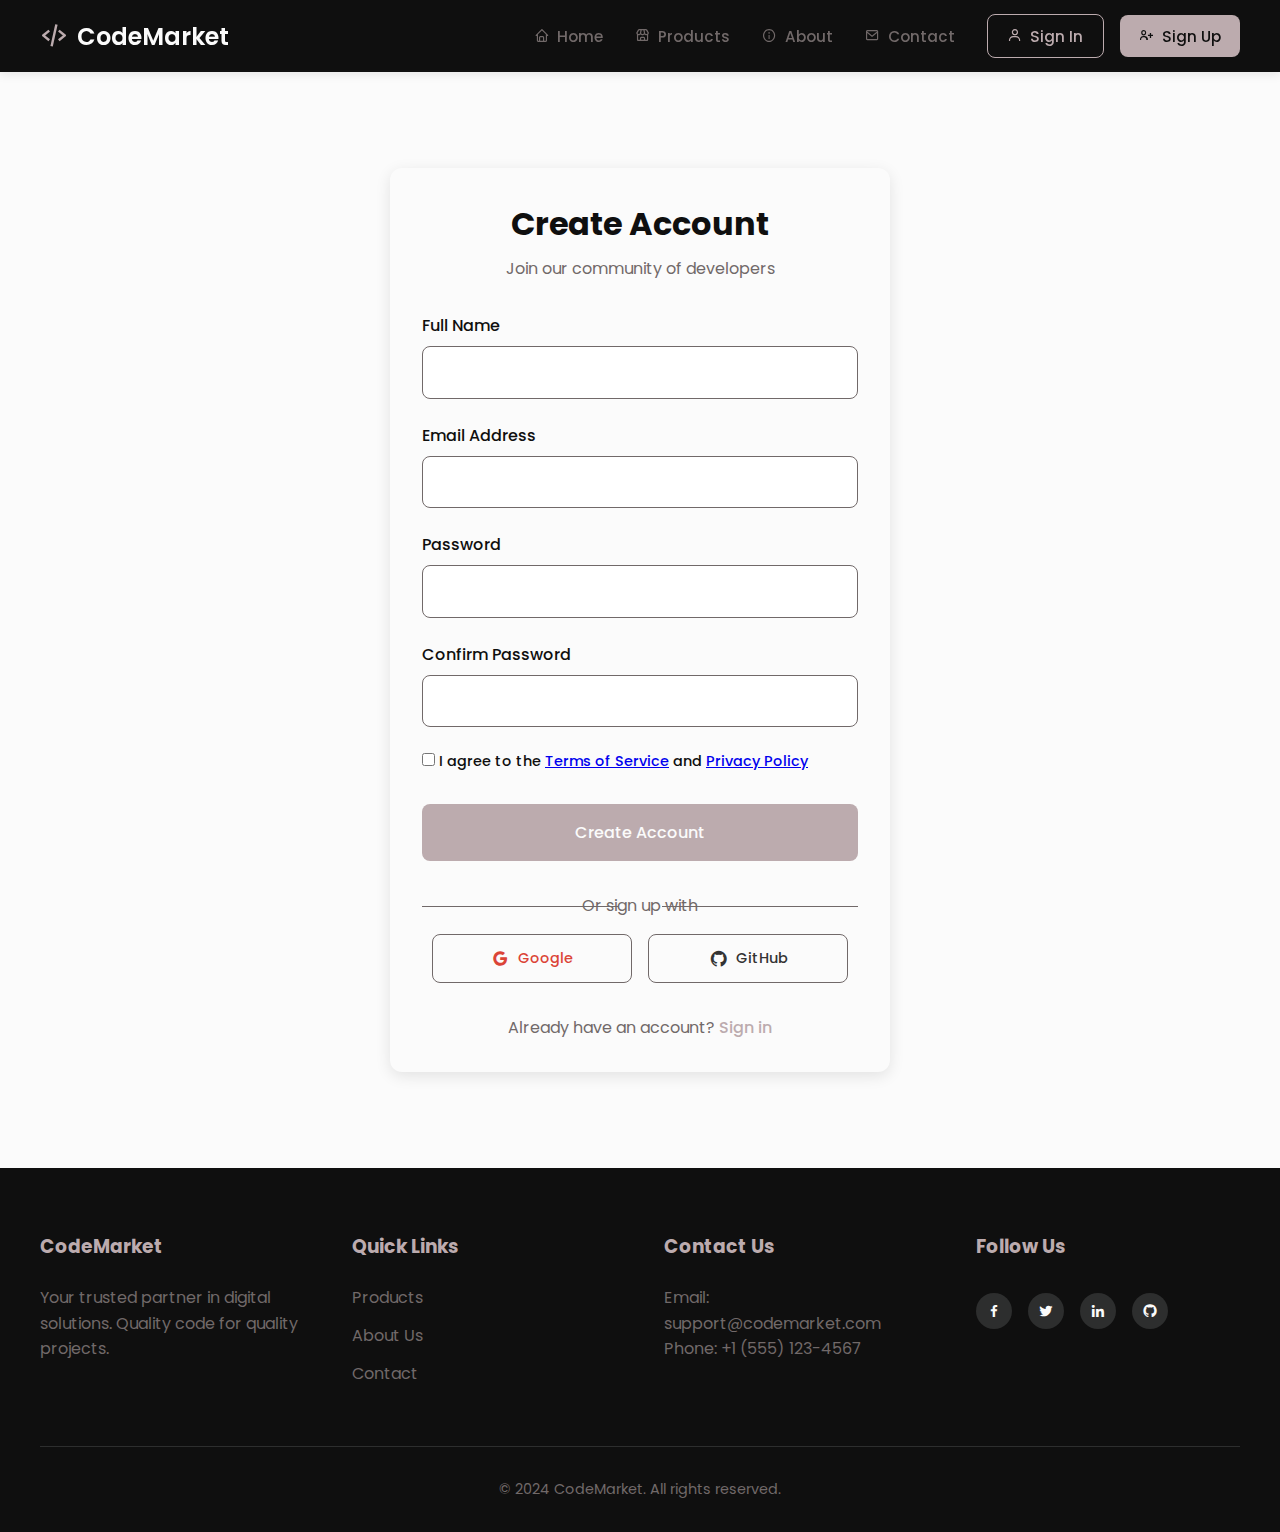
<file: sign-up/index.html>
<!DOCTYPE html>
<html lang="en">
<head>
    <meta charset="UTF-8">
    <meta name="viewport" content="width=device-width, initial-scale=1.0">
    <link rel="icon" type="image/png" href="../code-alt-regular-24.png">
    <title>PersonalPortfolio - Sign Up</title>
    <link rel="stylesheet" href="../styles.css">
    <link href='https://unpkg.com/boxicons@2.1.4/css/boxicons.min.css' rel='stylesheet'>
</head>
<body>
    <div class="scroll-progress"></div>
    <nav>
        <div class="nav-container">
            <a href="../index.html" class="logo">
                <i class='bx bx-code-alt'></i>
                CodeMarket
            </a>
            <div class="menu-toggle">
                <i class='bx bx-menu'></i>
            </div>
            <div class="nav-elements">
                <ul class="nav-links">
                    <li><a href="../index.html"><i class='bx bx-home'></i>Home</a></li>
                    <li><a href="../products/index.html"><i class='bx bx-store'></i>Products</a></li>
                    <li><a href="../about/index.html"><i class='bx bx-info-circle'></i>About</a></li>
                    <li><a href="../contact/index.html"><i class='bx bx-envelope'></i>Contact</a></li>
                </ul>
                <div class="auth-buttons">
                    <a href="../sign-in/index.html" class="btn-signin">
                        <i class='bx bx-user'></i>
                        Sign In
                    </a>
                    <a href="index.html" class="btn-signup active">
                        <i class='bx bx-user-plus'></i>
                        Sign Up
                    </a>
                </div>
            </div>
        </div>
    </nav>

    <div class="main-content">
        <section class="auth-section">
            <div class="auth-container">
                <h1>Create Account</h1>
                <p>Join our community of developers</p>
                
                <form id="signupForm" class="auth-form">
                    <div class="form-group">
                        <label for="name">Full Name</label>
                        <input type="text" id="name" name="name" required>
                    </div>
                    <div class="form-group">
                        <label for="email">Email Address</label>
                        <input type="email" id="email" name="email" required>
                    </div>
                    <div class="form-group">
                        <label for="password">Password</label>
                        <input type="password" id="password" name="password" required>
                    </div>
                    <div class="form-group">
                        <label for="confirmPassword">Confirm Password</label>
                        <input type="password" id="confirmPassword" name="confirmPassword" required>
                    </div>
                    <div class="form-options">
                        <label class="terms">
                            <input type="checkbox" name="terms" required>
                            I agree to the <a href="#">Terms of Service</a> and <a href="#">Privacy Policy</a>
                        </label>
                    </div>
                    <button type="submit" class="btn-submit">Create Account</button>
                </form>

                <div class="social-auth">
                    <p>Or sign up with</p>
                    <div class="social-buttons">
                        <button class="social-btn google">
                            <i class='bx bxl-google'></i>
                            Google
                        </button>
                        <button class="social-btn github">
                            <i class='bx bxl-github'></i>
                            GitHub
                        </button>
                    </div>
                </div>

                <div class="auth-footer">
                    <p>Already have an account? <a href="../sign-in/index.html">Sign in</a></p>
                </div>
            </div>
        </section>
    </div>

    <footer>
        <div class="footer-content">
            <div class="footer-grid">
                <div class="footer-section">
                    <h3>CodeMarket</h3>
                    <p>Your trusted partner in digital solutions. Quality code for quality projects.</p>
                </div>
                <div class="footer-section">
                    <h3>Quick Links</h3>
                    <ul>
                        <li><a href="../products/index.html">Products</a></li>
                        <li><a href="../about/index.html">About Us</a></li>
                        <li><a href="../contact/index.html">Contact</a></li>
                    </ul>
                </div>
                <div class="footer-section">
                    <h3>Contact Us</h3>
                    <p>Email: support@codemarket.com</p>
                    <p>Phone: +1 (555) 123-4567</p>
                </div>
                <div class="footer-section">
                    <h3>Follow Us</h3>
                    <div class="social-links">
                        <a href="#" class="social-link"><i class='bx bxl-facebook'></i></a>
                        <a href="#" class="social-link"><i class='bx bxl-twitter'></i></a>
                        <a href="#" class="social-link"><i class='bx bxl-linkedin'></i></a>
                        <a href="#" class="social-link"><i class='bx bxl-github'></i></a>
                    </div>
                </div>
            </div>
            <div class="footer-bottom">
                <p>&copy; 2024 CodeMarket. All rights reserved.</p>
            </div>
        </div>
    </footer>

    <script>
        const menuToggle = document.querySelector('.menu-toggle');
        const navElements = document.querySelector('.nav-elements');
        
        menuToggle.addEventListener('click', () => {
            navElements.classList.toggle('active');
            menuToggle.classList.toggle('active');
        });

        document.getElementById('signupForm').addEventListener('submit', function(e) {
            e.preventDefault();
            
            const name = document.getElementById('name').value;
            const email = document.getElementById('email').value;
            const password = document.getElementById('password').value;
            const confirmPassword = document.getElementById('confirmPassword').value;

            if (password !== confirmPassword) {
                alert('Passwords do not match!');
                return;
            }

            console.log('Sign up attempt:', { name, email, password });
            
            localStorage.setItem('userSession', JSON.stringify({
                name,
                email,
                isLoggedIn: true,
                timestamp: new Date().getTime()
            }));

            window.location.href = '../index.html';
        });

        document.querySelector('.social-btn.google').addEventListener('click', function() {
            console.log('Google sign up clicked');
        });

        document.querySelector('.social-btn.github').addEventListener('click', function() {
            console.log('GitHub sign up clicked');
        });
    </script>
</body>
</html>
</file>
<file: styles.css>
@import url('https://fonts.googleapis.com/css2?family=Poppins:ital,wght@0,100;0,200;0,300;0,400;0,500;0,600;0,700;0,800;0,900;1,100;1,200;1,300;1,400;1,500;1,600;1,700;1,800;1,900&family=Quicksand:wght@300..700&display=swap');

:root {
    --color-rose: #BCABAE;
    --color-night: #0F0F0F;
    --color-jet: #2D2E2E;
    --color-dim-gray: #716969;
    --color-white: #FBFBFB;
    --nav-height: 72px;
    --transition-slow: 0.5s ease;
    --transition-fast: 0.3s ease;
    --shadow-sm: 0 2px 8px rgba(0, 0, 0, 0.1);
    --shadow-md: 0 4px 15px rgba(0, 0, 0, 0.1);
    --shadow-lg: 0 8px 30px rgba(0, 0, 0, 0.15);
}

* {
    margin: 0;
    padding: 0;
    box-sizing: border-box;
    font-family: 'Poppins', sans-serif;
}

body {
    background-color: var(--color-white);
}

nav {
    background-color: var(--color-night);
    padding: 1rem 2rem;
    position: fixed;
    width: 100%;
    top: 0;
    z-index: 1000;
    box-shadow: 0 2px 10px rgba(15, 15, 15, 0.1);
    height: var(--nav-height);
}

.nav-container {
    max-width: 1200px;
    margin: 0 auto;
    display: flex;
    justify-content: space-between;
    align-items: center;
    position: relative;
    height: 100%;
}

.logo {
    color: var(--color-white);
    font-size: 1.5rem;
    font-weight: 600;
    text-decoration: none;
    display: flex;
    align-items: center;
    gap: 0.5rem;
    z-index: 2;
    position: relative;
    overflow: hidden;
}

.logo i {
    font-size: 1.8rem;
    color: var(--color-rose);
}

.logo::after {
    content: '';
    position: absolute;
    bottom: -2px;
    left: 0;
    width: 100%;
    height: 2px;
    background-color: var(--color-rose);
    transform: scaleX(0);
    transform-origin: right;
    transition: transform var(--transition-fast);
}

.logo:hover::after {
    transform: scaleX(1);
    transform-origin: left;
}

.meet-our-team-fix {
    margin-bottom: 8rem;
}

.menu-toggle {
    display: none;
    cursor: pointer;
    font-size: 1.8rem;
    color: var(--color-white);
    z-index: 2;
}

.menu-toggle i {
    transition: transform 0.3s ease;
}

.menu-toggle.active i {
    transform: rotate(90deg);
}

.nav-elements {
    display: flex;
    align-items: center;
    gap: 2rem;
}

.nav-links {
    display: flex;
    gap: 2rem;
    list-style: none;
}

.nav-links a {
    color: var(--color-dim-gray);
    text-decoration: none;
    font-size: 0.95rem;
    font-weight: 500;
    transition: all 0.3s ease;
    display: flex;
    align-items: center;
    gap: 0.5rem;
    position: relative;
}

.nav-links a::after {
    content: '';
    position: absolute;
    bottom: -5px;
    left: 0;
    width: 100%;
    height: 2px;
    background-color: var(--color-rose);
    transform: scaleX(0);
    transform-origin: right;
    transition: transform var(--transition-fast);
}

.nav-links a:hover::after {
    transform: scaleX(1);
    transform-origin: left;
}

.auth-buttons {
    display: flex;
    gap: 1rem;
    align-items: center;
}

.btn-signin, .btn-signup {
    padding: 0.6rem 1.2rem;
    border-radius: 8px;
    text-decoration: none;
    font-size: 0.95rem;
    font-weight: 500;
    transition: all 0.3s ease;
    display: flex;
    align-items: center;
    gap: 0.5rem;
}

.btn-signin {
    color: var(--color-rose);
    background: transparent;
    border: 1px solid var(--color-rose);
}

.btn-signin:hover {
    background-color: rgba(188, 171, 174, 0.1);
    transform: translateY(-2px);
}

.btn-signup {
    background-color: var(--color-rose);
    color: var(--color-night);
}

.btn-signup:hover {
    background-color: var(--color-white);
    transform: translateY(-2px);
    box-shadow: 0 4px 15px rgba(188, 171, 174, 0.3);
}

.main-content {
    margin-top: var(--nav-height);
    padding: 4rem 2rem;
    color: var(--color-jet);
}

/* Hero Section */
.hero {
    text-align: center;
    padding: 4rem 0;
}

.hero h1 {
    font-size: 3rem;
    margin-bottom: 1rem;
    color: var(--color-night);
    overflow: hidden;
    white-space: nowrap;
    animation: typing 3.5s steps(40, end);
}

.hero p {
    font-size: 1.2rem;
    color: var(--color-dim-gray);
    margin-bottom: 2rem;
}

.hero-buttons {
    display: flex;
    gap: 1rem;
    justify-content: center;
}

.btn-primary, .btn-secondary {
    padding: 0.8rem 2rem;
    border-radius: 8px;
    text-decoration: none;
    font-weight: 500;
    transition: all 0.3s ease;
    position: relative;
    overflow: hidden;
}

.btn-primary {
    background-color: var(--color-rose);
    color: var(--color-white);
}

.btn-secondary {
    background-color: transparent;
    color: var(--color-rose);
    border: 1px solid var(--color-rose);
}

.btn-primary:hover, .btn-secondary:hover {
    transform: translateY(-2px);
    animation: pulse 1s ease-in-out;
}

.btn-primary::after, .btn-secondary::after {
    content: '';
    position: absolute;
    top: -50%;
    left: -50%;
    width: 200%;
    height: 200%;
    background: linear-gradient(
        45deg,
        transparent,
        rgba(255, 255, 255, 0.1),
        transparent
    );
    transform: rotate(45deg);
    transition: transform var(--transition-slow);
}

.btn-primary:hover::after, .btn-secondary:hover::after {
    transform: rotate(45deg) translate(50%, 50%);
}

/* Features Section */
.features {
    padding: 4rem 0;
    opacity: 0;
    animation: fadeIn 0.8s ease-out forwards;
    animation-delay: 0.2s;
}

.features h2 {
    text-align: center;
    margin-bottom: 3rem;
    font-size: 2rem;
    color: var(--color-night);
}

.feature-grid {
    display: grid;
    grid-template-columns: repeat(auto-fit, minmax(250px, 1fr));
    gap: 2rem;
    max-width: 1200px;
    margin: 0 auto;
}

.feature-card {
    text-align: center;
    padding: 2rem;
    background-color: var(--color-white);
    border-radius: 12px;
    box-shadow: 0 4px 15px rgba(0, 0, 0, 0.1);
    transition: transform 0.3s ease;
    animation: float 3s ease-in-out infinite;
}

.feature-card:hover {
    transform: translateY(-5px);
}

.feature-card i {
    font-size: 3rem;
    color: var(--color-rose);
    margin-bottom: 1rem;
}

.feature-card h3 {
    margin-bottom: 1rem;
    color: var(--color-night);
}

@keyframes float {
    0% { transform: translateY(0px); }
    50% { transform: translateY(-10px); }
    100% { transform: translateY(0px); }
}

.feature-card:nth-child(2) {
    animation-delay: 0.2s;
}

.feature-card:nth-child(3) {
    animation-delay: 0.4s;
}

.feature-card:nth-child(4) {
    animation-delay: 0.6s;
}

/* Products Section */
.products-header {
    text-align: center;
    margin-bottom: 3rem;
}

.products-header h1 {
    font-size: 2.5rem;
    margin-bottom: 1rem;
    color: var(--color-night);
}

.product-filters {
    display: flex;
    gap: 1rem;
    justify-content: center;
    margin: 2rem 0;
}

.filter-btn {
    padding: 0.5rem 1.5rem;
    border: 1px solid var(--color-rose);
    background: transparent;
    color: var(--color-rose);
    border-radius: 25px;
    cursor: pointer;
    transition: all 0.3s ease;
}

.filter-btn.active, .filter-btn:hover {
    background-color: var(--color-rose);
    color: var(--color-white);
}

.products-grid {
    display: grid;
    grid-template-columns: repeat(auto-fit, minmax(300px, 1fr));
    gap: 2rem;
    max-width: 1200px;
    margin: 0 auto;
}

.product-card {
    background-color: var(--color-white);
    border-radius: 12px;
    overflow: hidden;
    box-shadow: 0 4px 15px rgba(0, 0, 0, 0.1);
    transition: transform 0.3s ease;
    display: flex;
    flex-direction: column;
    height: 100%;
}

.product-card:hover {
    transform: translateY(-10px);
    box-shadow: var(--shadow-lg);
}

.product-image {
    height: 200px;
    width: 100%;
    background-color: var(--color-night);
    display: flex;
    align-items: center;
    justify-content: center;
    position: relative;
    border-radius: 8px 8px 0 0;
    overflow: hidden;
}

.product-image img {
    width: 100%;
    height: 100%;
    object-fit: cover;
    transition: transform var(--transition-slow);
}

.product-image i {
    font-size: 3rem;
    color: var(--color-rose);
}

.product-image::before {
    content: '';
    position: absolute;
    top: 0;
    left: 0;
    width: 100%;
    height: 100%;
    background: linear-gradient(
        90deg,
        transparent,
        rgba(255, 255, 255, 0.2),
        transparent
    );
    animation: shimmer 2s infinite;
}

.product-info {
    padding: 1.5rem;
    display: flex;
    flex-direction: column;
    flex-grow: 1;
}

.product-info h3 {
    margin-bottom: 0.5rem;
    color: var(--color-night);
}

.product-info p {
    color: var(--color-dim-gray);
    margin-bottom: 1rem;
    flex-grow: 1;
}

.product-meta {
    display: flex;
    justify-content: space-between;
    align-items: center;
    margin-top: auto;
    padding-top: 1rem;
    border-top: 1px solid rgba(188, 171, 174, 0.1);
}

.price {
    font-size: 1.2rem;
    font-weight: 600;
    color: var(--color-rose);
}

.btn-buy {
    padding: 0.5rem 1rem;
    background-color: var(--color-rose);
    color: var(--color-white);
    border: none;
    border-radius: 6px;
    cursor: pointer;
    transition: all 0.3s ease;
    position: relative;
    overflow: hidden;
}

.btn-buy:hover {
    background-color: var(--color-night);
    animation: pulse 1s ease-in-out;
}

/* About Section */
.about-header {
    text-align: center;
    margin-bottom: 3rem;
}

.about-header h1 {
    font-size: 2.5rem;
    margin-bottom: 1rem;
    color: var(--color-night);
}

.about-grid {
    display: grid;
    grid-template-columns: repeat(auto-fit, minmax(300px, 1fr));
    gap: 2rem;
    max-width: 1200px;
    margin: 0 auto 4rem;
}

.about-card {
    padding: 2rem;
    background-color: var(--color-white);
    border-radius: 12px;
    box-shadow: 0 4px 15px rgba(0, 0, 0, 0.1);
}

.about-card h2 {
    margin-bottom: 1rem;
    color: var(--color-night);
}

.team-section {
    padding: 8rem 0;
    background-color: var(--color-white);
    text-align: center;
}

.section-header {
    max-width: 800px;
    margin: 0 auto 10rem;
    text-align: center;
    padding: 0 2rem;
    position: relative;
    z-index: 1;
}

.section-header h2 {
    font-size: 3.5rem;
    color: var(--color-night);
    margin-bottom: 2rem;
    position: relative;
}

.section-header h2::after {
    content: '';
    position: absolute;
    bottom: -2rem;
    left: 50%;
    transform: translateX(-50%);
    width: 100px;
    height: 4px;
    background: linear-gradient(90deg, var(--color-rose), var(--color-night));
    border-radius: 2px;
}

.section-header p {
    color: var(--color-dim-gray);
    font-size: 1.3rem;
    line-height: 1.8;
    max-width: 600px;
    margin: 3rem auto 0;
}

.team-grid {
    position: relative;
    z-index: 2;
    display: grid;
    grid-template-columns: repeat(auto-fit, minmax(300px, 1fr));
    gap: 3rem;
    max-width: 1200px;
    margin: 0 auto;
    padding: 0 2rem;
}

.team-member {
    text-align: center;
    padding: 3rem 2rem;
    background-color: var(--color-white);
    border-radius: 20px;
    box-shadow: 0 10px 30px rgba(0, 0, 0, 0.08);
    transition: all var(--transition-fast);
    position: relative;
    overflow: hidden;
    border: 1px solid rgba(188, 171, 174, 0.1);
    display: flex;
    flex-direction: column;
    height: 100%;
}

.team-member::before {
    content: '';
    position: absolute;
    top: 0;
    left: 0;
    width: 100%;
    height: 6px;
    background: linear-gradient(90deg, var(--color-rose), var(--color-night));
    opacity: 0;
    transition: opacity var(--transition-fast);
}

.team-member:hover {
    transform: translateY(-10px);
    box-shadow: 0 20px 40px rgba(0, 0, 0, 0.12);
    border-color: transparent;
}

.team-member:hover::before {
    opacity: 1;
}

.member-image {
    width: 160px;
    height: 160px;
    margin: 0 auto 2.5rem;
    background-color: var(--color-night);
    border-radius: 50%;
    display: flex;
    align-items: center;
    justify-content: center;
    transition: all var(--transition-fast);
    border: 4px solid var(--color-white);
    box-shadow: 0 8px 25px rgba(188, 171, 174, 0.2);
    position: relative;
}

.member-image::after {
    content: '';
    position: absolute;
    top: -8px;
    left: -8px;
    right: -8px;
    bottom: -8px;
    border-radius: 50%;
    border: 1px solid var(--color-rose);
    opacity: 0;
    transform: scale(1.1);
    transition: all var(--transition-fast);
}

.team-member:hover .member-image {
    transform: scale(1.05);
    border-color: var(--color-rose);
}

.team-member:hover .member-image::after {
    opacity: 1;
    transform: scale(1);
}

.member-image i {
    font-size: 4.5rem;
    color: var(--color-rose);
    transition: all var(--transition-fast);
}

.team-member:hover .member-image i {
    transform: scale(1.1);
}

.team-member h3 {
    font-size: 1.8rem;
    margin-bottom: 0.5rem;
    color: var(--color-night);
}

.team-member .position {
    color: var(--color-rose);
    font-weight: 500;
    margin-bottom: 1.5rem;
    font-size: 1.1rem;
    letter-spacing: 0.5px;
}

.team-member .bio {
    color: var(--color-dim-gray);
    margin-bottom: 2.5rem;
    line-height: 1.8;
    font-size: 1rem;
    padding: 0 1rem;
    flex-grow: 1;
}

.team-member .social-links {
    display: flex;
    justify-content: center;
    gap: 1.2rem;
    margin-top: auto;
    padding-top: 1.5rem;
}

.team-member .social-link {
    width: 42px;
    height: 42px;
    background-color: var(--color-white);
    border: 1px solid rgba(188, 171, 174, 0.2);
    border-radius: 50%;
    display: flex;
    align-items: center;
    justify-content: center;
    color: var(--color-night);
    text-decoration: none;
    transition: all var(--transition-fast);
    font-size: 1.2rem;
}

.team-member .social-link:hover {
    background-color: var(--color-rose);
    color: var(--color-white);
    border-color: var(--color-rose);
    transform: translateY(-3px);
    box-shadow: 0 5px 15px rgba(188, 171, 174, 0.3);
}

/* Contact Section */
.contact-header {
    text-align: center;
    margin-bottom: 3rem;
}

.contact-header h1 {
    font-size: 2.5rem;
    margin-bottom: 1rem;
    color: var(--color-night);
}

.contact-grid {
    display: grid;
    grid-template-columns: repeat(auto-fit, minmax(300px, 1fr));
    gap: 3rem;
    max-width: 1200px;
    margin: 0 auto;
}

.contact-info {
    padding: 2rem;
    background-color: var(--color-white);
    border-radius: 12px;
    box-shadow: 0 4px 15px rgba(0, 0, 0, 0.1);
}

.contact-info h2 {
    margin-bottom: 2rem;
    color: var(--color-night);
}

.info-item {
    display: flex;
    align-items: center;
    gap: 1rem;
    margin-bottom: 1.5rem;
}

.info-item i {
    font-size: 1.5rem;
    color: var(--color-rose);
}

.social-links {
    display: flex;
    gap: 1rem;
    margin-top: 2rem;
}

.social-link {
    width: 40px;
    height: 40px;
    border-radius: 50%;
    background-color: var(--color-rose);
    color: var(--color-white);
    display: flex;
    align-items: center;
    justify-content: center;
    text-decoration: none;
    transition: all 0.3s ease;
    position: relative;
    overflow: hidden;
}

.social-link::before {
    content: '';
    position: absolute;
    top: 0;
    left: 0;
    width: 100%;
    height: 100%;
    background: var(--color-rose);
    transform: scale(0);
    transition: transform var(--transition-fast);
    border-radius: 50%;
}

.social-link:hover::before {
    transform: scale(1);
}

.social-link i {
    position: relative;
    z-index: 1;
}

.contact-form {
    padding: 2rem;
    background-color: var(--color-white);
    border-radius: 12px;
    box-shadow: 0 4px 15px rgba(0, 0, 0, 0.1);
}

.contact-form h2 {
    margin-bottom: 2rem;
    color: var(--color-night);
}

.form-group {
    margin-bottom: 1.5rem;
}

.form-group label {
    display: block;
    margin-bottom: 0.5rem;
    color: var(--color-night);
}

.form-group input,
.form-group textarea {
    width: 100%;
    padding: 0.8rem;
    border: 1px solid var(--color-dim-gray);
    border-radius: 8px;
    font-size: 1rem;
    transition: border-color var(--transition-fast), box-shadow var(--transition-fast);
}

.form-group input:focus,
.form-group textarea:focus {
    outline: none;
    border-color: var(--color-rose);
    box-shadow: 0 0 0 3px rgba(188, 171, 174, 0.2);
}

.btn-submit {
    width: 100%;
    padding: 1rem;
    background-color: var(--color-rose);
    color: var(--color-white);
    border: none;
    border-radius: 8px;
    font-size: 1rem;
    font-weight: 500;
    cursor: pointer;
    transition: all 0.3s ease;
    position: relative;
    overflow: hidden;
}

.btn-submit:hover {
    background-color: var(--color-night);
    transform: translateY(-2px);
    animation: pulse 1s ease-in-out;
}

.btn-submit:active {
    animation: loading 0.3s ease-in-out;
}

@media screen and (max-width: 968px) {
    .nav-container {
        padding: 0;
    }
    
    .menu-toggle {
        display: block;
    }
    
    .nav-elements {
        position: fixed;
        top: calc(-100vh + var(--nav-height));
        left: 0;
        width: 100%;
        background-color: var(--color-night);
        flex-direction: column;
        align-items: center;
        transition: top 0.3s ease;
        padding: 2rem;
        box-shadow: 0 2px 10px rgba(15, 15, 15, 0.2);
        height: auto;
        max-height: calc(100vh - var(--nav-height));
        overflow-y: auto;
    }
    
    .nav-elements.active {
        top: var(--nav-height);
    }
    
    .nav-links {
        flex-direction: column;
        align-items: center;
        margin-bottom: 1.5rem;
        width: 100%;
        max-width: 300px;
    }
    
    .nav-links a {
        font-size: 1rem;
        width: 100%;
        padding: 0.8rem 0;
        justify-content: center;
    }
    
    .auth-buttons {
        flex-direction: column;
        width: 100%;
        max-width: 300px;
        gap: 0.8rem;
    }
    
    .btn-signin, .btn-signup {
        width: 100%;
        justify-content: center;
    }

    .hero h1 {
        font-size: 2.5rem;
        white-space: normal;
    }

    .hero p {
        font-size: 1.1rem;
        padding: 0 1rem;
    }

    .hero-buttons {
        flex-direction: column;
        align-items: center;
        gap: 1rem;
    }

    .btn-primary, .btn-secondary {
        width: 100%;
        max-width: 300px;
        text-align: center;
    }

    .feature-grid, .products-grid, .team-grid {
        grid-template-columns: repeat(auto-fit, minmax(250px, 1fr));
        gap: 1.5rem;
        padding: 0 1rem;
    }

    .section-header {
        margin: 0 auto 5rem;
        padding: 0 1rem;
    }

    .section-header h2 {
        font-size: 2.5rem;
    }

    .newsletter-form {
        flex-direction: column;
        padding: 0 1rem;
    }

    .newsletter-form button {
        width: 100%;
    }

    .footer-grid {
        grid-template-columns: repeat(auto-fit, minmax(200px, 1fr));
        gap: 2rem;
        padding: 0 1rem;
    }
}

@media screen and (max-width: 480px) {
    :root {
        --nav-height: 64px;
    }

    nav {
        padding: 0.8rem;
    }
    
    .logo {
        font-size: 1.2rem;
    }
    
    .logo i {
        font-size: 1.5rem;
    }

    .main-content {
        padding: 2rem 1rem;
    }

    .hero {
        padding: 2rem 0;
    }

    .hero h1 {
        font-size: 2rem;
        padding: 0 0.5rem;
    }

    .hero p {
        font-size: 1rem;
        padding: 0 0.5rem;
    }

    .feature-grid, .products-grid, .team-grid {
        grid-template-columns: 1fr;
        gap: 1.2rem;
    }

    .feature-card, .product-card, .team-member {
        padding: 1.5rem;
    }

    .section-header {
        margin: 0 auto 4rem;
    }

    .section-header h2 {
        font-size: 2rem;
    }

    .section-header p {
        font-size: 1rem;
        padding: 0 0.5rem;
    }

    .member-image {
        width: 120px;
        height: 120px;
        margin-bottom: 1.5rem;
    }

    .team-member h3 {
        font-size: 1.4rem;
    }

    .team-member .position {
        font-size: 1rem;
    }

    .team-member .bio {
        font-size: 0.9rem;
        padding: 0;
        margin-bottom: 1.5rem;
    }

    .testimonial-grid {
        grid-template-columns: 1fr;
        padding: 0 1rem;
    }

    .testimonial-card {
        padding: 1.5rem;
    }

    .newsletter {
        padding: 3rem 1rem;
    }

    .newsletter h2 {
        font-size: 1.8rem;
    }

    .newsletter p {
        font-size: 1rem;
        padding: 0 0.5rem;
    }

    .footer-section {
        text-align: center;
        padding: 0 1rem;
    }

    .footer-section .social-links {
        justify-content: center;
    }

    .footer-bottom {
        padding: 1.5rem 1rem 0;
    }

    .product-meta {
        flex-direction: column;
        gap: 1rem;
        align-items: stretch;
    }

    .product-meta .btn-buy {
        width: 100%;
    }

    .price {
        text-align: center;
    }

    .join-section {
        padding: 4rem 1rem;
    }

    .join-content h2 {
        font-size: 2rem;
    }

    .join-content p {
        font-size: 1rem;
    }

    .join-content .btn-primary {
        width: 100%;
        padding: 1rem 2rem;
    }

    .contact-grid {
        grid-template-columns: 1fr;
        gap: 1.5rem;
        padding: 0 1rem;
    }

    .contact-info, .contact-form {
        padding: 1.5rem;
    }

    .info-item {
        flex-direction: column;
        align-items: center;
        text-align: center;
        gap: 0.5rem;
    }

    .social-links {
        justify-content: center;
    }

    .form-group input,
    .form-group textarea {
        padding: 0.7rem;
        font-size: 0.95rem;
    }
}

@media screen and (max-width: 360px) {
    .hero h1 {
        font-size: 1.8rem;
    }

    .section-header h2 {
        font-size: 1.8rem;
    }

    .feature-card, .product-card, .team-member {
        padding: 1.2rem;
    }

    .member-image {
        width: 100px;
        height: 100px;
    }

    .team-member .social-links {
        gap: 0.8rem;
    }

    .team-member .social-link {
        width: 36px;
        height: 36px;
        font-size: 1rem;
    }
}

/* Featured Products Section */
.featured-products {
    padding: 4rem 0;
    text-align: center;
    opacity: 0;
    animation: fadeIn 0.8s ease-out forwards;
    animation-delay: 0.4s;
}

.featured-products h2 {
    margin-bottom: 0.5rem;
    color: var(--color-night);
}

.featured-products > p {
    color: var(--color-dim-gray);
    margin-bottom: 3rem;
}

.product-badge {
    position: absolute;
    top: 1rem;
    right: 1rem;
    background-color: var(--color-rose);
    color: var(--color-white);
    padding: 0.5rem 1rem;
    border-radius: 20px;
    font-size: 0.9rem;
    font-weight: 500;
}

.section-cta {
    margin-top: 3rem;
}

/* Testimonials Section */
.testimonials {
    padding: 4rem 0;
    background-color: var(--color-night);
    margin: 4rem 0;
    opacity: 0;
    animation: fadeIn 0.8s ease-out forwards;
    animation-delay: 0.6s;
}

.testimonials h2 {
    text-align: center;
    color: var(--color-white);
    margin-bottom: 3rem;
}

.testimonial-grid {
    display: grid;
    grid-template-columns: repeat(auto-fit, minmax(300px, 1fr));
    gap: 2rem;
    max-width: 1200px;
    margin: 0 auto;
    padding: 0 2rem;
}

.testimonial-card {
    background-color: var(--color-white);
    padding: 2rem;
    border-radius: 12px;
    box-shadow: 0 4px 15px rgba(0, 0, 0, 0.1);
}

.testimonial-rating {
    margin-bottom: 1rem;
}

.testimonial-rating i {
    color: #FFD700;
    font-size: 1.2rem;
}

.testimonial-card > p {
    color: var(--color-jet);
    font-style: italic;
    margin-bottom: 1.5rem;
    line-height: 1.6;
}

.testimonial-author {
    display: flex;
    align-items: center;
    gap: 1rem;
}

.testimonial-author i {
    font-size: 3rem;
    color: var(--color-rose);
}

.testimonial-author h4 {
    color: var(--color-night);
    margin-bottom: 0.2rem;
}

.testimonial-author p {
    color: var(--color-dim-gray);
    font-size: 0.9rem;
}

/* Newsletter Section */
.newsletter {
    padding: 4rem 2rem;
    background-color: var(--color-rose);
    text-align: center;
}

.newsletter-content {
    max-width: 600px;
    margin: 0 auto;
}

.newsletter h2 {
    color: var(--color-white);
    margin-bottom: 1rem;
}

.newsletter p {
    color: var(--color-white);
    margin-bottom: 2rem;
}

.newsletter-form {
    display: flex;
    gap: 1rem;
    max-width: 500px;
    margin: 0 auto;
}

.newsletter-form input {
    flex: 1;
    padding: 0.8rem 1.2rem;
    border: none;
    border-radius: 8px;
    font-size: 1rem;
}

.newsletter-form input:focus {
    outline: none;
    box-shadow: 0 0 0 2px var(--color-night);
}

.newsletter-form button {
    padding: 0.8rem 2rem;
    background-color: var(--color-night);
    color: var(--color-white);
    border: none;
    border-radius: 8px;
    cursor: pointer;
    transition: all 0.3s ease;
}

.newsletter-form button:hover {
    background-color: var(--color-jet);
    transform: translateY(-2px);
}

/* Footer */
footer {
    background-color: var(--color-night);
    color: var(--color-white);
    padding: 4rem 2rem 2rem;
}

.footer-content {
    max-width: 1200px;
    margin: 0 auto;
}

.footer-grid {
    display: grid;
    grid-template-columns: repeat(auto-fit, minmax(200px, 1fr));
    gap: 3rem;
    margin-bottom: 3rem;
}

.footer-section h3 {
    color: var(--color-rose);
    margin-bottom: 1.5rem;
}

.footer-section p {
    color: var(--color-dim-gray);
    line-height: 1.6;
}

.footer-section ul {
    list-style: none;
}

.footer-section ul li {
    margin-bottom: 0.8rem;
}

.footer-section ul a {
    color: var(--color-dim-gray);
    text-decoration: none;
    transition: all 0.3s ease;
}

.footer-section ul a:hover {
    color: var(--color-rose);
}

.footer-section .social-links {
    display: flex;
    gap: 1rem;
}

.footer-section .social-link {
    width: 36px;
    height: 36px;
    background-color: var(--color-jet);
}

.footer-section .social-link:hover {
    background-color: var(--color-rose);
}

.footer-bottom {
    text-align: center;
    padding-top: 2rem;
    border-top: 1px solid var(--color-jet);
}

.footer-bottom p {
    color: var(--color-dim-gray);
    font-size: 0.9rem;
}

@media screen and (max-width: 968px) {
    .newsletter-form {
        flex-direction: column;
    }

    .newsletter-form button {
        width: 100%;
    }
}

@media screen and (max-width: 480px) {
    .testimonial-grid {
        padding: 0 1rem;
    }

    .testimonial-card {
        padding: 1.5rem;
    }

    .footer-section {
        text-align: center;
    }

    .footer-section .social-links {
        justify-content: center;
    }
}

/* Products Filters */
.products-filters {
    max-width: 1200px;
    margin: 0 auto 3rem;
    padding: 2rem;
    background-color: var(--color-white);
    border-radius: 12px;
    box-shadow: var(--shadow-md);
}

.filter-section {
    margin-bottom: 2rem;
    position: relative;
    background-color: var(--color-white);
    border-radius: 8px;
}

.filter-section:last-child {
    margin-bottom: 0;
}

.filter-section h3 {
    color: var(--color-night);
    margin-bottom: 1rem;
    display: flex;
    align-items: center;
    justify-content: space-between;
    cursor: pointer;
    font-size: 1.1rem;
    padding: 1rem;
}

.filter-section h3 i {
    font-size: 1.2rem;
    transition: transform 0.3s ease;
}

.filter-content {
    transition: all 0.3s ease;
    padding: 0 1rem 1rem;
    overflow: visible;
}

.price-filters {
    display: flex;
    gap: 1rem;
    flex-wrap: wrap;
}

.price-range {
    display: flex;
    gap: 1rem;
    align-items: center;
    width: 100%;
}

.price-range input {
    flex: 1;
    padding: 0.8rem;
    border: 1px solid var(--color-dim-gray);
    border-radius: 8px;
    font-size: 0.9rem;
}

.category-filters {
    display: flex;
    flex-wrap: wrap;
    gap: 1rem;
}

.category-item {
    padding: 0.5rem 1.5rem;
    background-color: transparent;
    border: 1px solid var(--color-rose);
    color: var(--color-rose);
    border-radius: 25px;
    cursor: pointer;
    transition: all 0.3s ease;
    font-size: 0.9rem;
}

.category-item.active,
.category-item:hover {
    background-color: var(--color-rose);
    color: var(--color-white);
}

.price-item {
    padding: 0.5rem 1.5rem;
    background-color: transparent;
    border: 1px solid var(--color-rose);
    color: var(--color-rose);
    border-radius: 25px;
    cursor: pointer;
    transition: all 0.3s ease;
    font-size: 0.9rem;
}

.price-item.active,
.price-item:hover {
    background-color: var(--color-rose);
    color: var(--color-white);
}

@media screen and (max-width: 768px) {
    .products-filters {
        padding: 1rem;
        margin: 0 1rem 2rem;
    }

    .filter-section {
        border: 1px solid rgba(188, 171, 174, 0.1);
        margin-bottom: 1rem;
        overflow: visible;
    }

    .filter-section h3 {
        margin: 0;
        padding: 1rem;
        font-size: 1rem;
        border-bottom: 1px solid rgba(188, 171, 174, 0.1);
    }

    .filter-section h3 i {
        transform: rotate(0deg);
    }

    .filter-section h3.active i {
        transform: rotate(180deg);
    }

    .filter-content {
        padding: 0;
        transition: all 0.3s ease;
        max-height: none;
        overflow: visible;
    }

    .filter-section.active .filter-content {
        padding: 1rem;
        display: block;
    }

    .category-filters,
    .price-filters {
        flex-direction: column;
        gap: 0.8rem;
    }

    .category-item,
    .price-item {
        width: 100%;
        text-align: left;
        padding: 0.8rem 1rem;
        border-radius: 8px;
        border: 1px solid rgba(188, 171, 174, 0.2);
        background-color: var(--color-white);
        margin: 0;
    }

    .category-item.active,
    .price-item.active {
        border-color: var(--color-rose);
        background-color: var(--color-rose);
        color: var(--color-white);
    }
}

@media screen and (max-width: 480px) {
    .products-filters {
        padding: 0;
    }

    .filter-section {
        margin-bottom: 0.8rem;
    }

    .filter-section h3 {
        font-size: 0.95rem;
    }

    .category-item,
    .price-item {
        font-size: 0.9rem;
        padding: 0.7rem 1rem;
    }
}

/* Stats Section */
.stats-section {
    padding: 4rem 0;
    background-color: var(--color-night);
    margin: 4rem 0;
}

.stats-grid {
    display: grid;
    grid-template-columns: repeat(auto-fit, minmax(200px, 1fr));
    gap: 2rem;
    max-width: 1200px;
    margin: 0 auto;
    padding: 0 2rem;
}

.stat-card {
    text-align: center;
    color: var(--color-white);
}

.stat-card i {
    font-size: 3rem;
    color: var(--color-rose);
    margin-bottom: 1rem;
}

.stat-card h3 {
    font-size: 2.5rem;
    margin-bottom: 0.5rem;
}

.stat-card p {
    color: var(--color-dim-gray);
}

/* FAQ Section */
.faq-section {
    padding: 4rem 0;
}

.faq-section h2 {
    text-align: center;
    margin-bottom: 3rem;
    color: var(--color-night);
}

.faq-grid {
    display: grid;
    grid-template-columns: repeat(auto-fit, minmax(300px, 1fr));
    gap: 2rem;
    max-width: 1200px;
    margin: 0 auto;
}

.faq-item {
    padding: 2rem;
    background-color: var(--color-white);
    border-radius: 12px;
    box-shadow: 0 4px 15px rgba(0, 0, 0, 0.1);
}

.faq-item h3 {
    color: var(--color-night);
    margin-bottom: 1rem;
}

.faq-item p {
    color: var(--color-dim-gray);
    line-height: 1.6;
}

/* Map Section */
.map-section {
    padding: 4rem 0;
}

.map-section h2 {
    text-align: center;
    margin-bottom: 3rem;
    color: var(--color-night);
}

.map-container {
    max-width: 1200px;
    margin: 0 auto;
    border-radius: 12px;
    overflow: hidden;
    box-shadow: 0 4px 15px rgba(0, 0, 0, 0.1);
}

/* Pagination */
.pagination {
    display: flex;
    justify-content: center;
    align-items: center;
    gap: 1.5rem;
    margin-top: 3rem;
    flex-wrap: wrap;
    padding: 0 1rem;
}

.page-numbers {
    display: flex;
    gap: 0.8rem;
    align-items: center;
    flex-wrap: wrap;
    justify-content: center;
}

.page-numbers span {
    width: 40px;
    height: 40px;
    display: flex;
    align-items: center;
    justify-content: center;
    border: 1px solid var(--color-rose);
    border-radius: 8px;
    cursor: pointer;
    transition: all var(--transition-fast);
    font-weight: 500;
    color: var(--color-jet);
}

.page-numbers span.active {
    background-color: var(--color-rose);
    color: var(--color-white);
    border-color: var(--color-rose);
}

.page-numbers span:not(.active):hover {
    background-color: var(--color-rose);
    color: var(--color-white);
}

.pagination .btn-secondary {
    min-width: 120px;
    display: flex;
    align-items: center;
    justify-content: center;
    gap: 0.5rem;
    padding: 0.8rem 1.5rem;
    font-weight: 500;
}

.pagination .btn-secondary i {
    font-size: 1.2rem;
    transition: transform var(--transition-fast);
}

.pagination .btn-secondary:hover i {
    transform: translateX(-3px);
}

.pagination .btn-secondary:last-child:hover i {
    transform: translateX(3px);
}

@media screen and (max-width: 768px) {
    .pagination {
        flex-direction: column;
        gap: 1rem;
    }

    .pagination .btn-secondary:first-child {
        order: 1;
        width: 100%;
        max-width: 300px;
    }

    .page-numbers {
        order: 2;
        width: 100%;
        justify-content: center;
        margin: 0.5rem 0;
    }

    .pagination .btn-secondary:last-child {
        order: 3;
        width: 100%;
        max-width: 300px;
    }

    .page-numbers span {
        width: 35px;
        height: 35px;
        font-size: 0.9rem;
    }
}

@media screen and (max-width: 480px) {
    .pagination {
        gap: 0.8rem;
    }

    .page-numbers {
        gap: 0.5rem;
    }

    .page-numbers span {
        width: 32px;
        height: 32px;
        font-size: 0.85rem;
    }
}

/* Join Section Improvements */
.join-section {
    padding: 8rem 2rem;
    background-color: var(--color-night);
    text-align: center;
    color: var(--color-white);
    position: relative;
    overflow: hidden;
}

.join-section::before {
    content: '';
    position: absolute;
    top: 0;
    left: 0;
    width: 100%;
    height: 100%;
    background: linear-gradient(45deg, rgba(188, 171, 174, 0.15) 0%, transparent 100%);
    z-index: 1;
}

.join-content {
    max-width: 700px;
    margin: 0 auto;
    position: relative;
    z-index: 2;
}

.join-content h2 {
    font-size: 3rem;
    margin-bottom: 1.5rem;
    color: var(--color-white);
    line-height: 1.2;
}

.join-content p {
    font-size: 1.2rem;
    margin-bottom: 3rem;
    color: rgba(255, 255, 255, 0.8);
    line-height: 1.8;
}

.join-content .btn-primary {
    padding: 1.2rem 3rem;
    font-size: 1.1rem;
    border-radius: 50px;
    background-color: var(--color-rose);
    color: var(--color-white);
    text-decoration: none;
    transition: all var(--transition-fast);
    display: inline-block;
    font-weight: 500;
    letter-spacing: 0.5px;
}

.join-content .btn-primary:hover {
    transform: translateY(-3px);
    box-shadow: 0 10px 25px rgba(188, 171, 174, 0.4);
    background-color: var(--color-white);
    color: var(--color-night);
}

@media screen and (max-width: 768px) {
    .team-section {
        padding: 6rem 0;
    }

    .section-header {
        margin: 0 auto 8rem;
    }

    .section-header h2 {
        margin-bottom: 1.8rem;
    }

    .section-header p {
        margin-top: 2.5rem;
    }
}

@media screen and (max-width: 480px) {
    .team-section {
        padding: 4rem 0;
    }

    .section-header {
        margin: 0 auto 6rem;
    }

    .section-header h2 {
        margin-bottom: 1.5rem;
    }

    .section-header p {
        margin-top: 2rem;
    }

    .section-header h2::after {
        width: 80px;
        height: 3px;
        bottom: -1.2rem;
    }
}

/* Auth Section Styles */
.auth-section {
    min-height: calc(100vh - var(--nav-height));
    display: flex;
    align-items: center;
    justify-content: center;
    padding: 2rem;
    background-color: var(--color-white);
}

.auth-container {
    width: 100%;
    max-width: 500px;
    padding: 2rem;
    background-color: var(--color-white);
    border-radius: 12px;
    box-shadow: 0 4px 15px rgba(0, 0, 0, 0.1);
}

.auth-container h1 {
    color: var(--color-night);
    margin-bottom: 0.5rem;
    text-align: center;
}

.auth-container > p {
    color: var(--color-dim-gray);
    text-align: center;
    margin-bottom: 2rem;
}

.auth-form {
    margin-bottom: 2rem;
}

.auth-form .form-group {
    margin-bottom: 1.5rem;
}

.auth-form label {
    display: block;
    margin-bottom: 0.5rem;
    color: var(--color-night);
    font-weight: 500;
}

.auth-form input {
    width: 100%;
    padding: 0.8rem;
    border: 1px solid var(--color-dim-gray);
    border-radius: 8px;
    font-size: 1rem;
    transition: all 0.3s ease;
}

.auth-form input:focus {
    outline: none;
    border-color: var(--color-rose);
    box-shadow: 0 0 0 2px rgba(188, 171, 174, 0.2);
}

.form-options {
    display: flex;
    justify-content: space-between;
    align-items: center;
    margin-bottom: 1.5rem;
}

.remember-me, .terms {
    display: flex;
    align-items: center;
    gap: 0.5rem;
    color: var(--color-dim-gray);
    font-size: 0.9rem;
}

.remember-me input, .terms input {
    width: auto;
}

.forgot-password {
    color: var(--color-rose);
    text-decoration: none;
    font-size: 0.9rem;
    transition: all 0.3s ease;
}

.forgot-password:hover {
    color: var(--color-night);
}

.auth-form .btn-submit {
    width: 100%;
    padding: 1rem;
    background-color: var(--color-rose);
    color: var(--color-white);
    border: none;
    border-radius: 8px;
    font-size: 1rem;
    font-weight: 500;
    cursor: pointer;
    transition: all 0.3s ease;
}

.auth-form .btn-submit:hover {
    background-color: var(--color-night);
    transform: translateY(-2px);
}

.social-auth {
    text-align: center;
    margin-bottom: 2rem;
}

.social-auth p {
    color: var(--color-dim-gray);
    margin-bottom: 1rem;
    position: relative;
}

.social-auth p::before,
.social-auth p::after {
    content: "";
    position: absolute;
    top: 50%;
    width: 45%;
    height: 1px;
    background-color: var(--color-dim-gray);
}

.social-auth p::before {
    left: 0;
}

.social-auth p::after {
    right: 0;
}

.social-buttons {
    display: flex;
    gap: 1rem;
    justify-content: center;
}

.social-btn {
    flex: 1;
    max-width: 200px;
    padding: 0.8rem;
    border: 1px solid var(--color-dim-gray);
    border-radius: 8px;
    background-color: var(--color-white);
    color: var(--color-night);
    font-size: 0.9rem;
    font-weight: 500;
    cursor: pointer;
    transition: all 0.3s ease;
    display: flex;
    align-items: center;
    justify-content: center;
    gap: 0.5rem;
}

.social-btn i {
    font-size: 1.2rem;
}

.social-btn.google {
    color: #DB4437;
}

.social-btn.github {
    color: #333;
}

.social-btn:hover {
    background-color: var(--color-night);
    color: var(--color-white);
    border-color: var(--color-night);
    transform: translateY(-2px);
}

.auth-footer {
    text-align: center;
    color: var(--color-dim-gray);
}

.auth-footer a {
    color: var(--color-rose);
    text-decoration: none;
    font-weight: 500;
    transition: all 0.3s ease;
}

.auth-footer a:hover {
    color: var(--color-night);
}

@media screen and (max-width: 480px) {
    .auth-container {
        padding: 1.5rem;
    }

    .social-buttons {
        flex-direction: column;
    }

    .social-btn {
        max-width: 100%;
    }

    .form-options {
        flex-direction: column;
        gap: 1rem;
        align-items: flex-start;
    }
}
</file>
